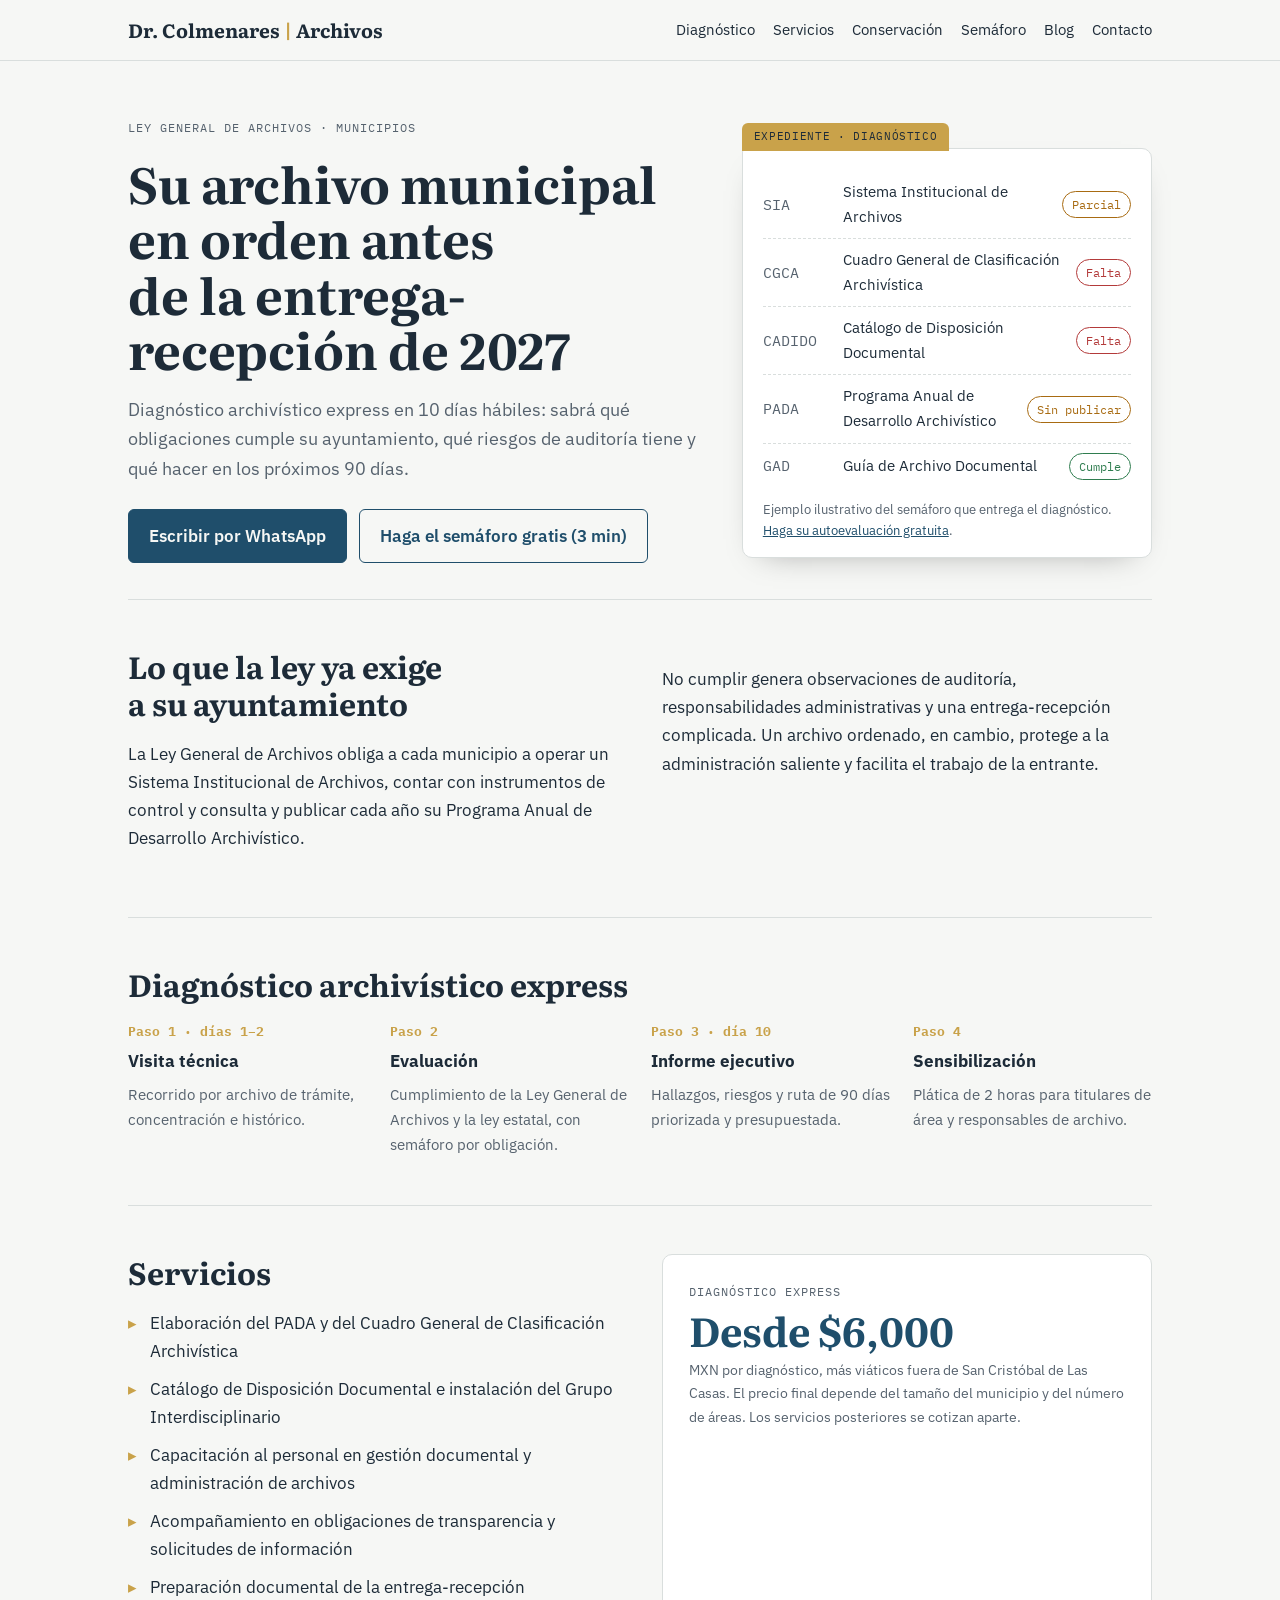
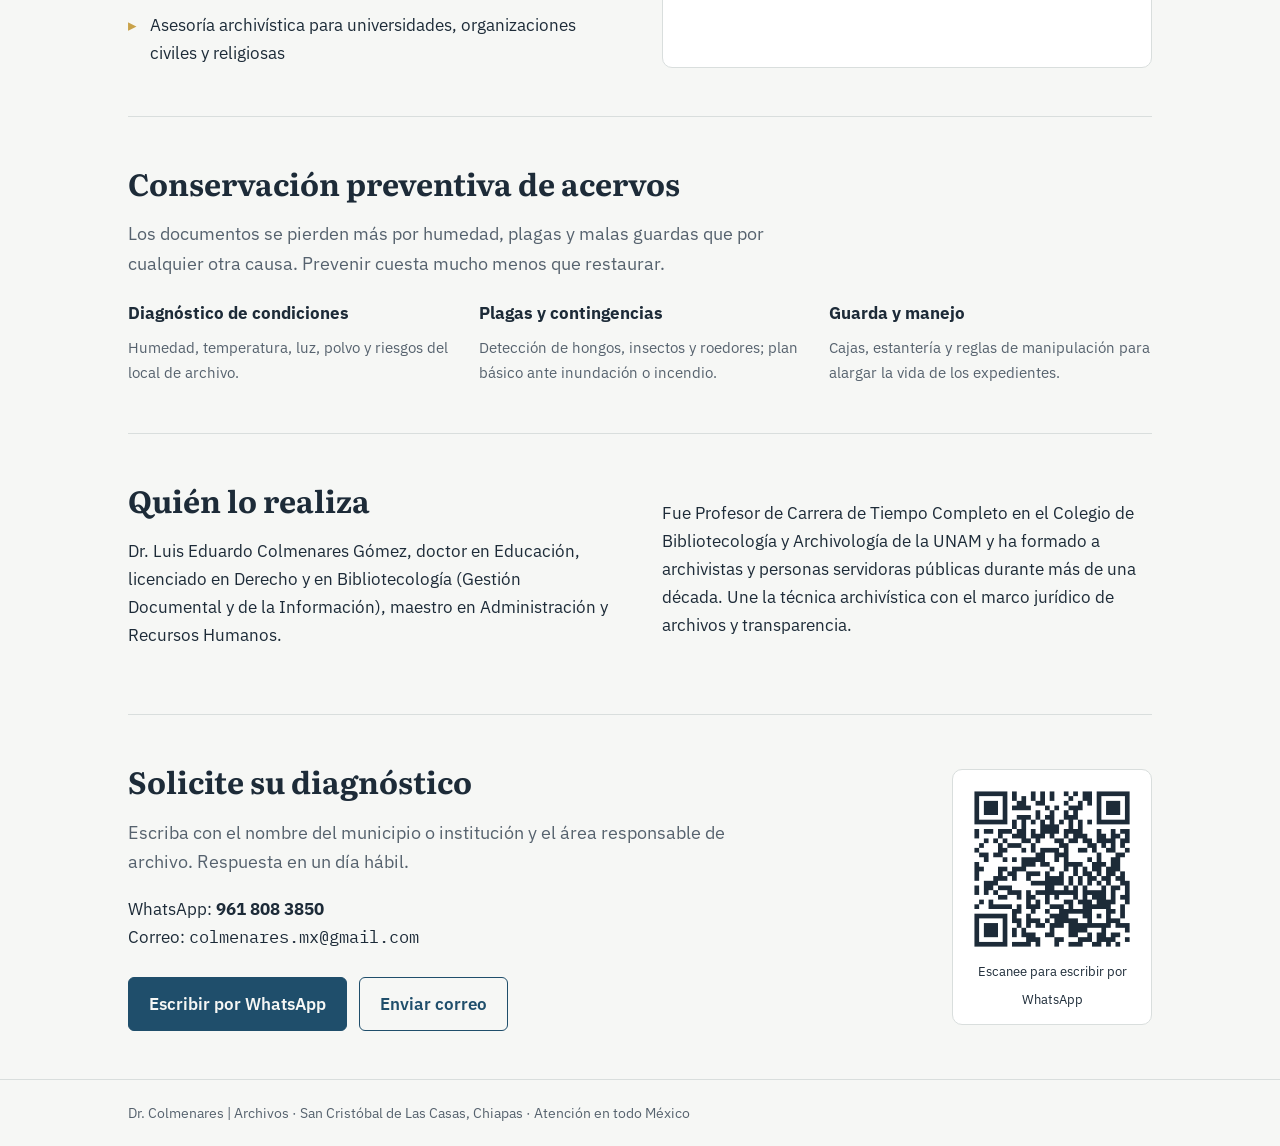
<file: index.html>
<!doctype html>
<html lang="es-MX">
<head>
<meta charset="utf-8">
<meta name="viewport" content="width=device-width, initial-scale=1">
<title>Dr. Colmenares | Archivos — Gestión documental y transparencia para municipios</title>
<meta name="description" content="Diagnóstico archivístico express para municipios en 10 días hábiles: cumplimiento de la Ley General de Archivos, conservación preventiva y preparación de la entrega-recepción.">
<meta property="og:title" content="Dr. Colmenares | Archivos">
<meta property="og:description" content="Su archivo municipal en orden antes de la entrega-recepción de 2027. Diagnóstico archivístico express.">
<meta property="og:type" content="website">
<meta property="og:locale" content="es_MX">
<link rel="icon" href="img/icono.svg" type="image/svg+xml">
<link rel="preconnect" href="https://fonts.googleapis.com">
<link rel="stylesheet" href="https://fonts.googleapis.com/css2?family=Literata:opsz,wght@7..72,500;7..72,700&family=IBM+Plex+Sans:wght@400;500;600&family=IBM+Plex+Mono:wght@400;500&display=swap">
<link rel="stylesheet" href="css/estilo.css">
<script type="application/ld+json">
{"@context":"https://schema.org","@type":"ProfessionalService","name":"Dr. Colmenares | Archivos","description":"Consultoría en gestión documental, archivos, conservación preventiva y transparencia para municipios y sujetos obligados.","areaServed":"MX","address":{"@type":"PostalAddress","addressLocality":"San Cristóbal de Las Casas","addressRegion":"Chiapas","addressCountry":"MX"},"email":"colmenares.mx@gmail.com","telephone":"+52 961 808 3850","founder":{"@type":"Person","name":"Luis Eduardo Colmenares Gómez","honorificPrefix":"Dr."}}
</script>
</head>
<body>
<header class="top"><div class="wrap">
  <a class="brand" href="./">Dr. Colmenares <span>|</span> Archivos</a>
  <nav class="menu"><a href="#diagnostico">Diagnóstico</a><a href="#servicios">Servicios</a><a href="#conservacion">Conservación</a><a href="semaforo.html">Semáforo</a><a href="blog/">Blog</a><a href="#contacto">Contacto</a></nav>
</div></header>

<main class="wrap">
  <div class="hero">
    <div>
      <div class="eyebrow">Ley General de Archivos · Municipios</div>
      <h1>Su archivo municipal en orden antes de la entrega-recepción de 2027</h1>
      <p class="lead">Diagnóstico archivístico express en 10 días hábiles: sabrá qué obligaciones cumple su ayuntamiento, qué riesgos de auditoría tiene y qué hacer en los próximos 90 días.</p>
      <div class="cta">
        <a class="btn primary" href="https://wa.me/529618083850?text=Hola%20Dr.%20Colmenares" target="_blank" rel="noopener">Escribir por WhatsApp</a>
        <a class="btn ghost" href="semaforo.html">Haga el semáforo gratis (3 min)</a>
      </div>
    </div>
    <div class="folder" aria-label="Ejemplo del semáforo de cumplimiento">
      <div class="row"><span class="code">SIA</span><span>Sistema Institucional de Archivos</span><span class="pill warn">Parcial</span></div>
      <div class="row"><span class="code">CGCA</span><span>Cuadro General de Clasificación Archivística</span><span class="pill bad">Falta</span></div>
      <div class="row"><span class="code">CADIDO</span><span>Catálogo de Disposición Documental</span><span class="pill bad">Falta</span></div>
      <div class="row"><span class="code">PADA</span><span>Programa Anual de Desarrollo Archivístico</span><span class="pill warn">Sin publicar</span></div>
      <div class="row"><span class="code">GAD</span><span>Guía de Archivo Documental</span><span class="pill ok">Cumple</span></div>
      <p class="note">Ejemplo ilustrativo del semáforo que entrega el diagnóstico. <a href="semaforo.html">Haga su autoevaluación gratuita</a>.</p>
    </div>
  </div>

  <section id="problema" class="cols">
    <div>
      <h2>Lo que la ley ya exige a su ayuntamiento</h2>
      <p>La Ley General de Archivos obliga a cada municipio a operar un Sistema Institucional de Archivos, contar con instrumentos de control y consulta y publicar cada año su Programa Anual de Desarrollo Archivístico.</p>
    </div>
    <div>
      <p>No cumplir genera observaciones de auditoría, responsabilidades administrativas y una entrega-recepción complicada. Un archivo ordenado, en cambio, protege a la administración saliente y facilita el trabajo de la entrante.</p>
    </div>
  </section>

  <section id="diagnostico">
    <h2>Diagnóstico archivístico express</h2>
    <div class="steps">
      <div><b>Paso 1 · días 1–2</b><h3>Visita técnica</h3><p>Recorrido por archivo de trámite, concentración e histórico.</p></div>
      <div><b>Paso 2</b><h3>Evaluación</h3><p>Cumplimiento de la Ley General de Archivos y la ley estatal, con semáforo por obligación.</p></div>
      <div><b>Paso 3 · día 10</b><h3>Informe ejecutivo</h3><p>Hallazgos, riesgos y ruta de 90 días priorizada y presupuestada.</p></div>
      <div><b>Paso 4</b><h3>Sensibilización</h3><p>Plática de 2 horas para titulares de área y responsables de archivo.</p></div>
    </div>
  </section>

  <section id="servicios" class="cols">
    <div>
      <h2>Servicios</h2>
      <ul class="clean">
        <li>Elaboración del PADA y del Cuadro General de Clasificación Archivística</li>
        <li>Catálogo de Disposición Documental e instalación del Grupo Interdisciplinario</li>
        <li>Capacitación al personal en gestión documental y administración de archivos</li>
        <li>Acompañamiento en obligaciones de transparencia y solicitudes de información</li>
        <li>Preparación documental de la entrega-recepción</li>
        <li>Asesoría archivística para universidades, organizaciones civiles y religiosas</li>
      </ul>
    </div>
    <div class="price">
      <span class="eyebrow">Diagnóstico express</span>
      <span class="amt">Desde $6,000</span>
      <small>MXN por diagnóstico, más viáticos fuera de San Cristóbal de Las Casas. El precio final depende del tamaño del municipio y del número de áreas. Los servicios posteriores se cotizan aparte.</small>
    </div>
  </section>

  <section id="conservacion">
    <h2>Conservación preventiva de acervos</h2>
    <p class="lead">Los documentos se pierden más por humedad, plagas y malas guardas que por cualquier otra causa. Prevenir cuesta mucho menos que restaurar.</p>
    <div class="grid3" style="margin-top:22px">
      <div><h3>Diagnóstico de condiciones</h3><p>Humedad, temperatura, luz, polvo y riesgos del local de archivo.</p></div>
      <div><h3>Plagas y contingencias</h3><p>Detección de hongos, insectos y roedores; plan básico ante inundación o incendio.</p></div>
      <div><h3>Guarda y manejo</h3><p>Cajas, estantería y reglas de manipulación para alargar la vida de los expedientes.</p></div>
    </div>
  </section>

  <section id="perfil" class="cols">
    <div>
      <h2>Quién lo realiza</h2>
      <p>Dr. Luis Eduardo Colmenares Gómez, doctor en Educación, licenciado en Derecho y en Bibliotecología (Gestión Documental y de la Información), maestro en Administración y Recursos Humanos.</p>
    </div>
    <div>
      <p>Fue Profesor de Carrera de Tiempo Completo en el Colegio de Bibliotecología y Archivología de la UNAM y ha formado a archivistas y personas servidoras públicas durante más de una década. Une la técnica archivística con el marco jurídico de archivos y transparencia.</p>
    </div>
  </section>

  <section id="contacto" class="contact">
    <div>
      <h2>Solicite su diagnóstico</h2>
      <p class="lead">Escriba con el nombre del municipio o institución y el área responsable de archivo. Respuesta en un día hábil.</p>
      <p>WhatsApp: <strong>961 808 3850</strong><br>Correo: <span class="mail">colmenares.mx@gmail.com</span></p>
      <div class="cta"><a class="btn primary" href="https://wa.me/529618083850?text=Hola%20Dr.%20Colmenares" target="_blank" rel="noopener">Escribir por WhatsApp</a><a class="btn ghost" href="mailto:colmenares.mx@gmail.com">Enviar correo</a></div>
    </div>
    <div class="qr"><img src="img/qr-whatsapp.png" alt="Código QR para escribir por WhatsApp al Dr. Colmenares" width="200" height="200"><span>Escanee para escribir por WhatsApp</span></div>
  </section>
</main>

<footer><div class="wrap">Dr. Colmenares | Archivos · San Cristóbal de Las Casas, Chiapas · Atención en todo México</div></footer>
</body>
</html>
</file>
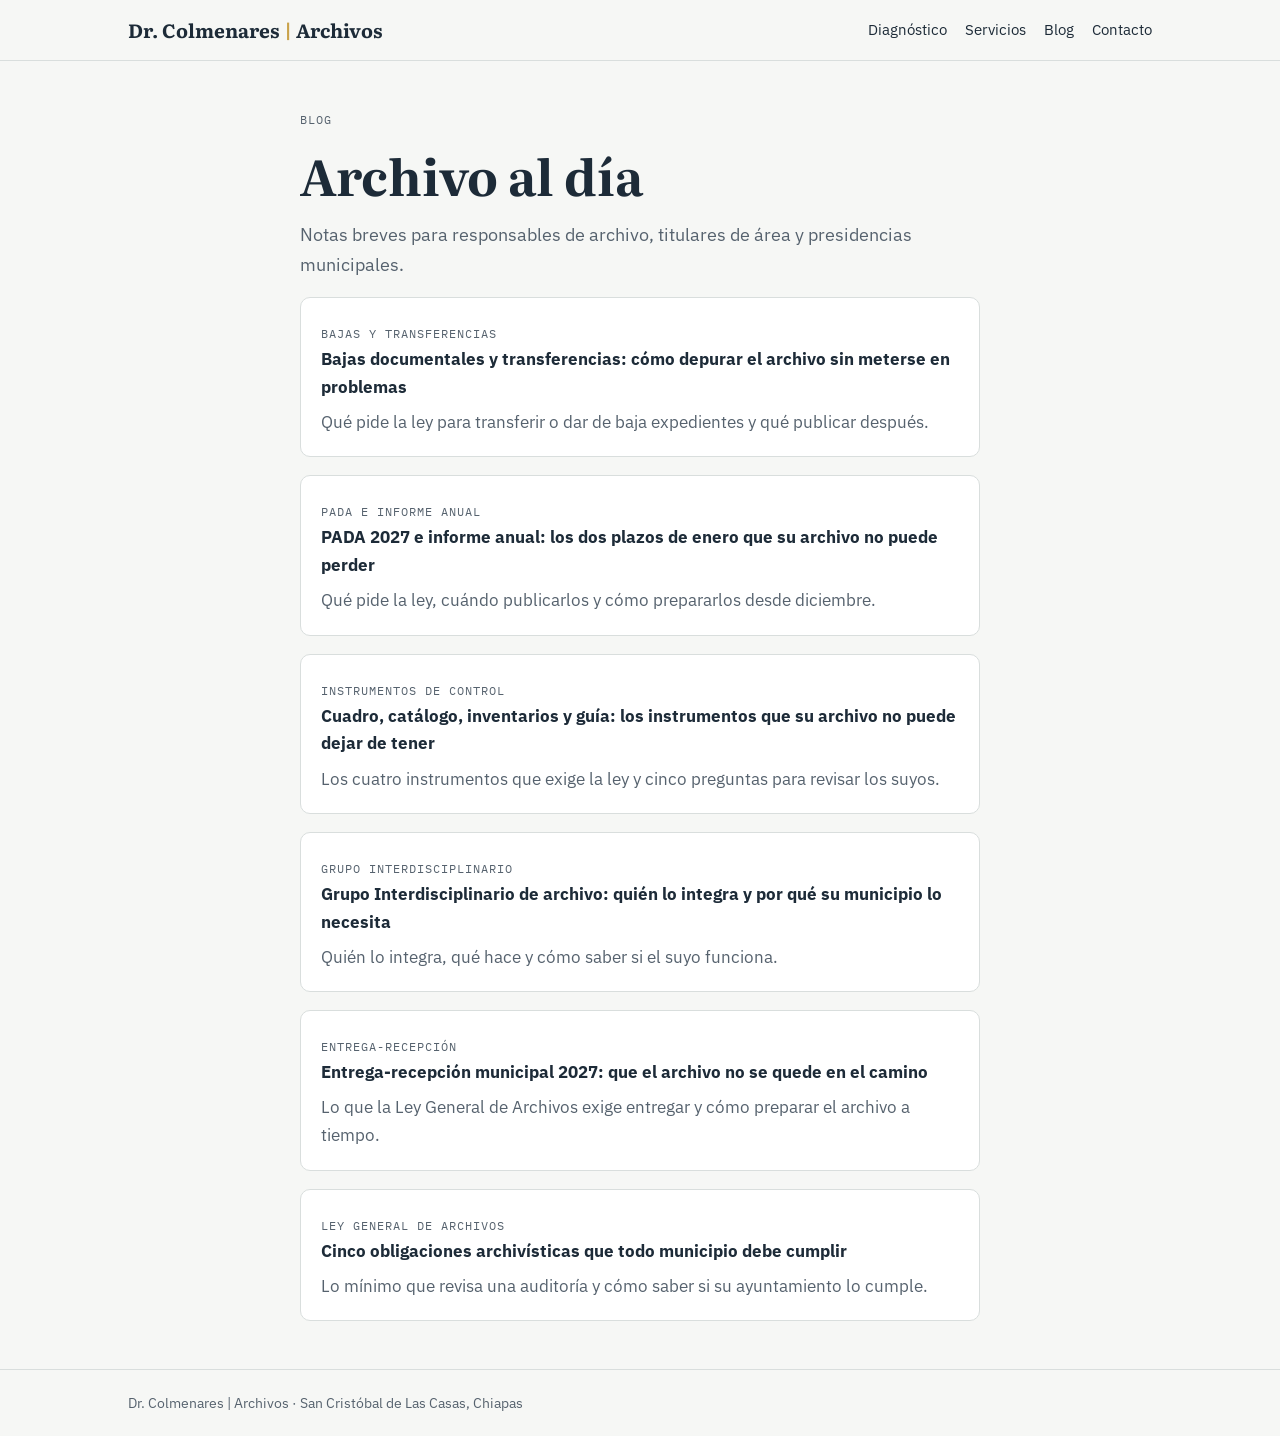
<file: blog/index.html>
<!doctype html>
<html lang="es-MX">
<head>
<meta charset="utf-8">
<meta name="viewport" content="width=device-width, initial-scale=1">
<title>Archivo al día — Dr. Colmenares | Archivos</title>
<meta name="description" content="Artículos breves sobre archivos municipales, Ley General de Archivos, transparencia y conservación de documentos.">
<link rel="icon" href="../img/icono.svg" type="image/svg+xml">
<link rel="stylesheet" href="https://fonts.googleapis.com/css2?family=Literata:opsz,wght@7..72,500;7..72,700&family=IBM+Plex+Sans:wght@400;500;600&family=IBM+Plex+Mono:wght@400;500&display=swap">
<link rel="stylesheet" href="../css/estilo.css">
</head>
<body>
<header class="top"><div class="wrap">
  <a class="brand" href="../">Dr. Colmenares <span>|</span> Archivos</a>
  <nav class="menu"><a href="../#diagnostico">Diagnóstico</a><a href="../#servicios">Servicios</a><a href="./">Blog</a><a href="../#contacto">Contacto</a></nav>
</div></header>
<main class="wrap">
  <article class="post">
    <div class="eyebrow">Blog</div>
    <h1>Archivo al día</h1>
    <p class="lead">Notas breves para responsables de archivo, titulares de área y presidencias municipales.</p>
    <div class="posts">
      <a href="bajas-documentales-transferencias.html"><span class="eyebrow">Bajas y transferencias</span><h3>Bajas documentales y transferencias: cómo depurar el archivo sin meterse en problemas</h3><span style="color:var(--muted)">Qué pide la ley para transferir o dar de baja expedientes y qué publicar después.</span></a>
      <a href="pada-informe-anual-enero-2027.html"><span class="eyebrow">PADA e informe anual</span><h3>PADA 2027 e informe anual: los dos plazos de enero que su archivo no puede perder</h3><span style="color:var(--muted)">Qué pide la ley, cuándo publicarlos y cómo prepararlos desde diciembre.</span></a>
      <a href="instrumentos-control-archivistico.html"><span class="eyebrow">Instrumentos de control</span><h3>Cuadro, catálogo, inventarios y guía: los instrumentos que su archivo no puede dejar de tener</h3><span style="color:var(--muted)">Los cuatro instrumentos que exige la ley y cinco preguntas para revisar los suyos.</span></a>
      <a href="grupo-interdisciplinario-archivo.html"><span class="eyebrow">Grupo Interdisciplinario</span><h3>Grupo Interdisciplinario de archivo: quién lo integra y por qué su municipio lo necesita</h3><span style="color:var(--muted)">Quién lo integra, qué hace y cómo saber si el suyo funciona.</span></a>
      <a href="entrega-recepcion-municipal-2027-archivo.html"><span class="eyebrow">Entrega-recepción</span><h3>Entrega-recepción municipal 2027: que el archivo no se quede en el camino</h3><span style="color:var(--muted)">Lo que la Ley General de Archivos exige entregar y cómo preparar el archivo a tiempo.</span></a>
      <a href="cinco-obligaciones-archivisticas-municipio.html"><span class="eyebrow">Ley General de Archivos</span><h3>Cinco obligaciones archivísticas que todo municipio debe cumplir</h3><span style="color:var(--muted)">Lo mínimo que revisa una auditoría y cómo saber si su ayuntamiento lo cumple.</span></a>
    </div>
  </article>
</main>
<footer><div class="wrap">Dr. Colmenares | Archivos · San Cristóbal de Las Casas, Chiapas</div></footer>
</body>
</html>
</file>
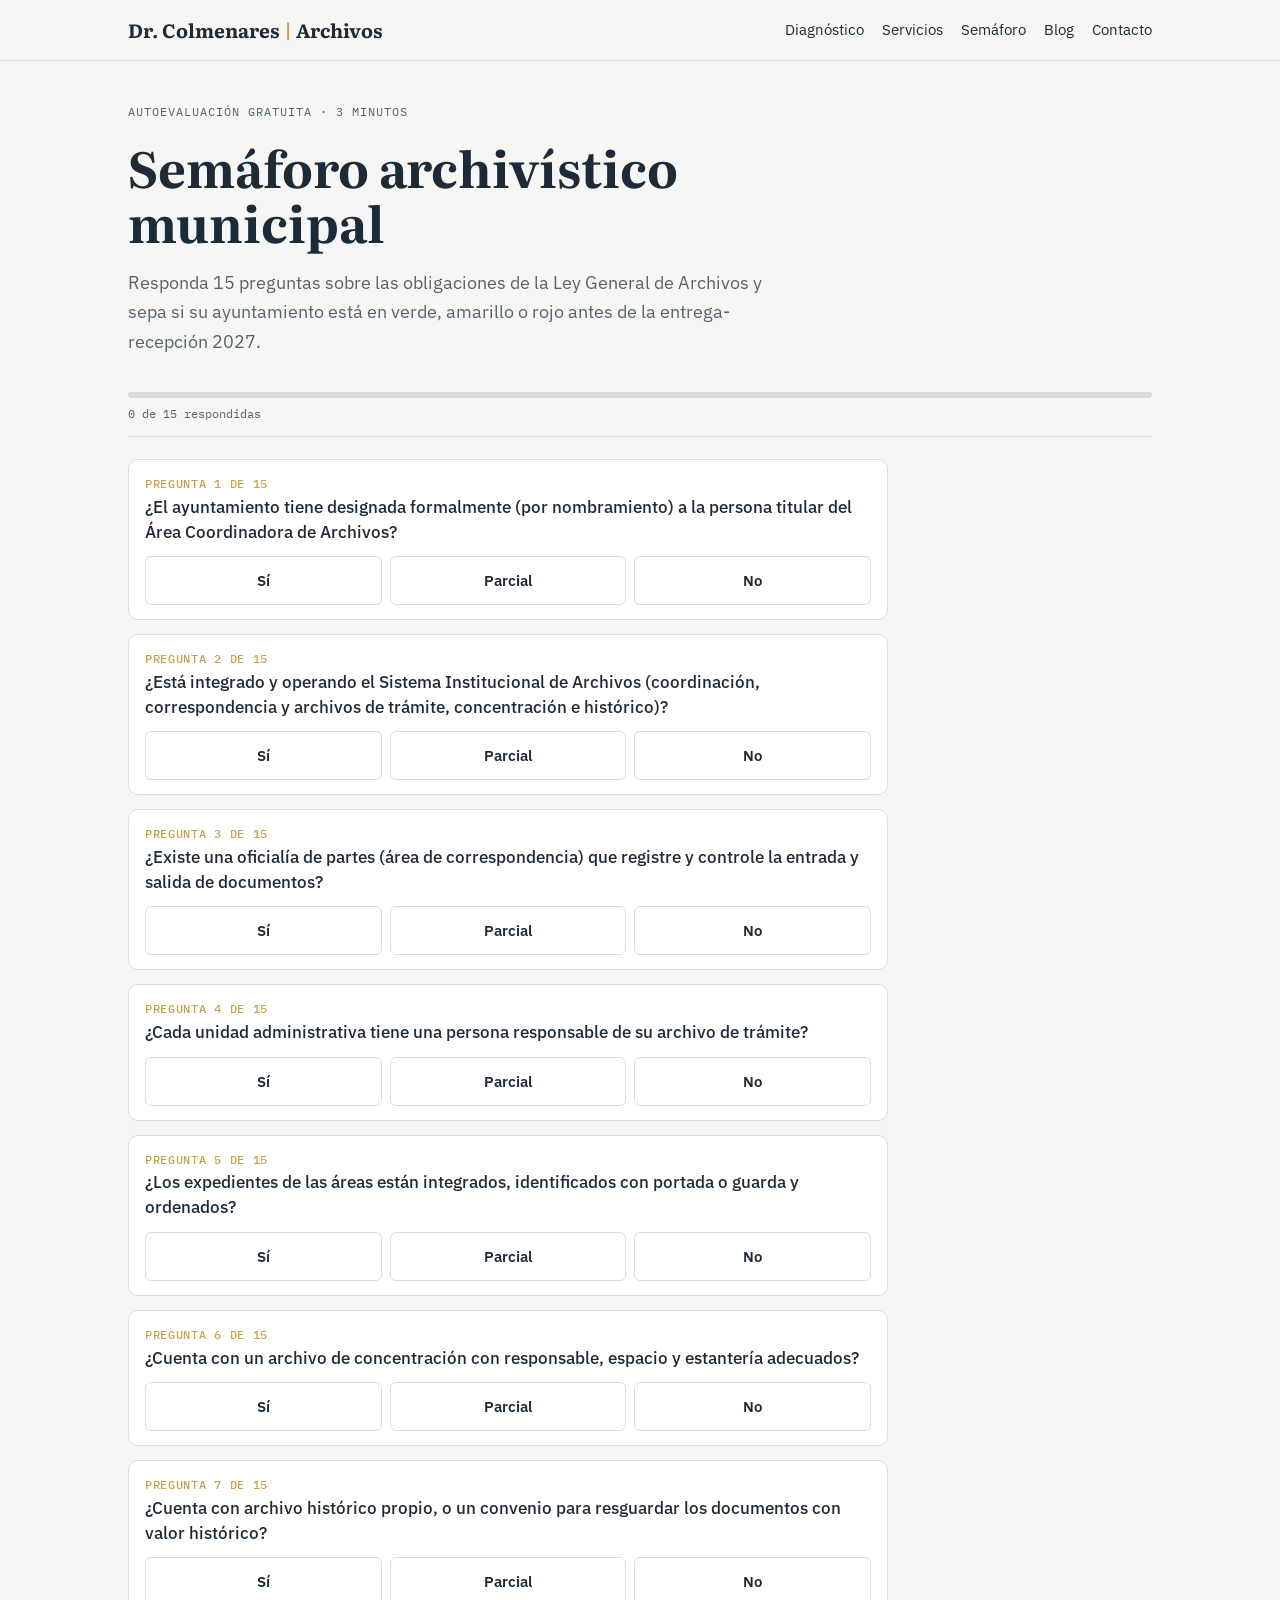
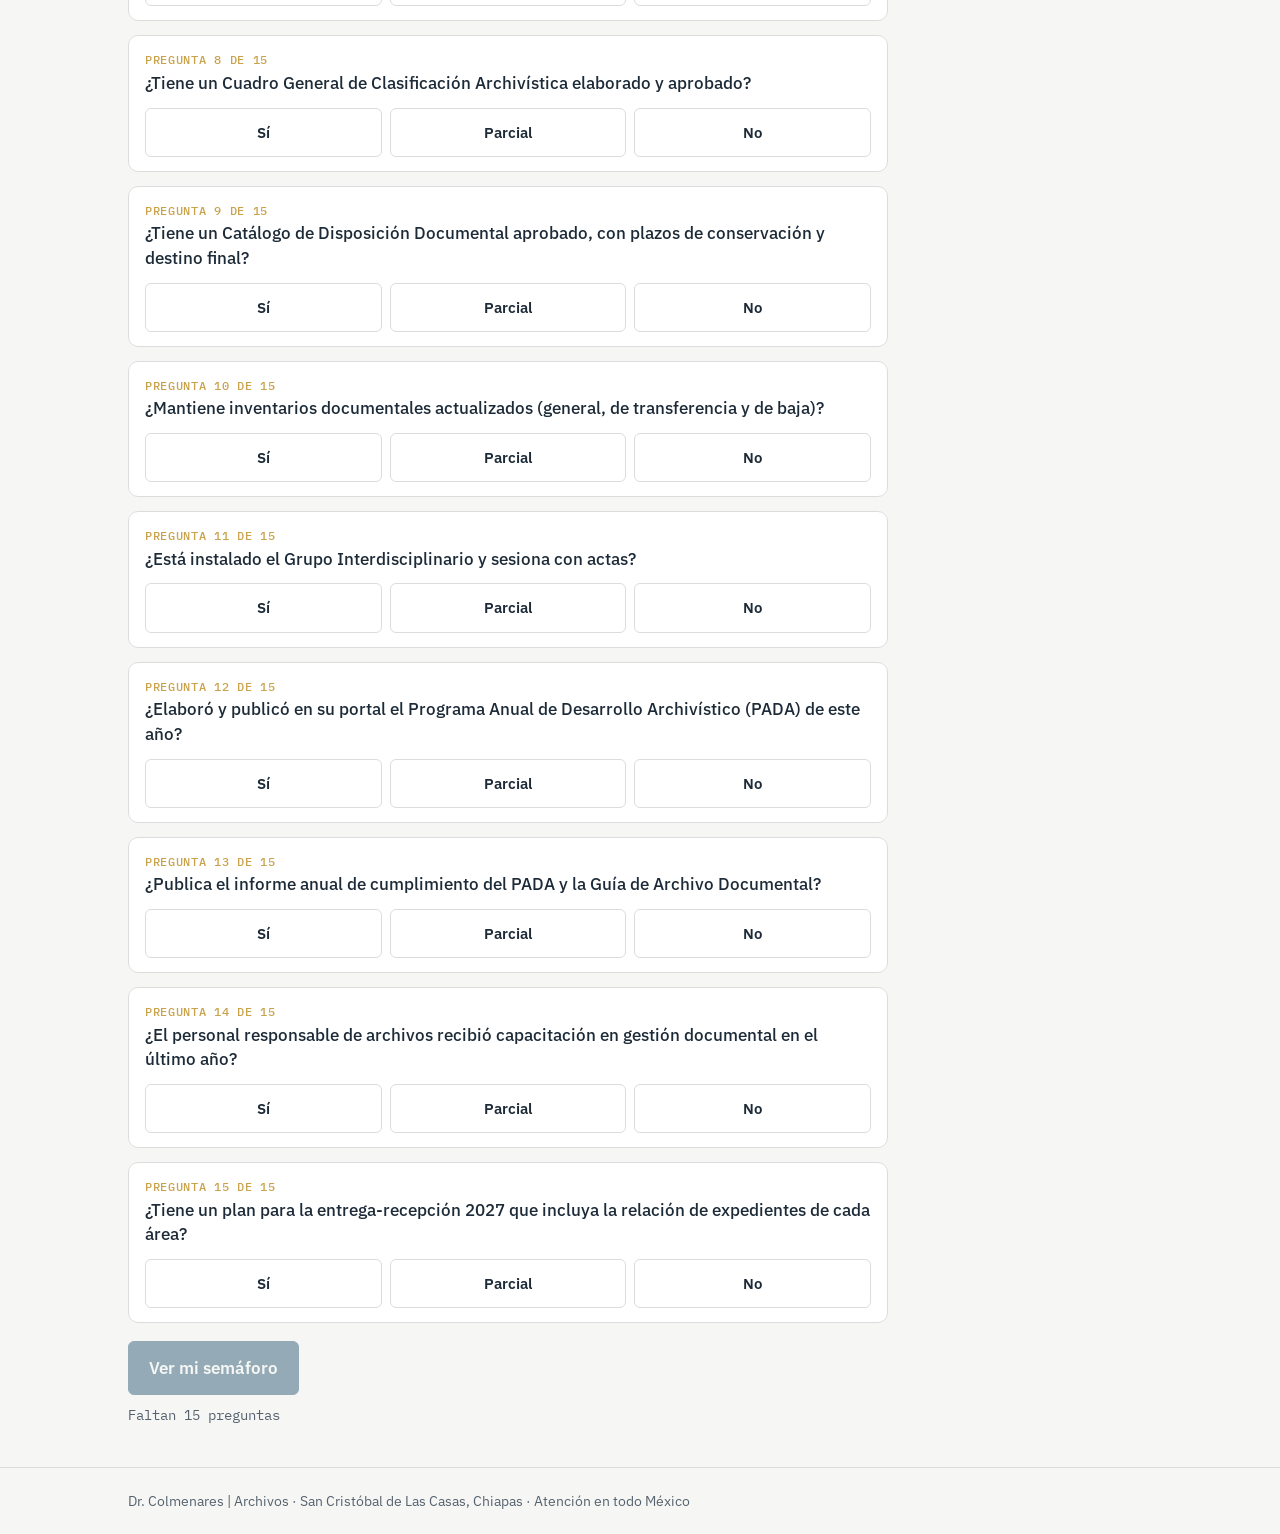
<file: semaforo.html>
<!doctype html>
<html lang="es-MX">
<head>
<meta charset="utf-8">
<meta name="viewport" content="width=device-width, initial-scale=1">
<title>Semáforo archivístico municipal — Dr. Colmenares | Archivos</title>
<meta name="description" content="Autoevaluación gratuita de 3 minutos: 15 preguntas sobre la Ley General de Archivos para saber si su ayuntamiento está en verde, amarillo o rojo antes de la entrega-recepción 2027.">
<link rel="canonical" href="https://colmenaresmx.github.io/semaforo.html">
<meta property="og:title" content="Semáforo archivístico municipal">
<meta property="og:description" content="¿Su ayuntamiento cumple la Ley General de Archivos? Responda 15 preguntas y conozca su semáforo antes de la entrega-recepción 2027.">
<meta property="og:type" content="website">
<meta property="og:locale" content="es_MX">
<meta property="og:site_name" content="Dr. Colmenares | Archivos">
<meta property="og:url" content="https://colmenaresmx.github.io/semaforo.html">
<meta property="og:image" content="https://colmenaresmx.github.io/img/og-semaforo.png">
<meta property="og:image:type" content="image/png">
<meta property="og:image:width" content="1200">
<meta property="og:image:height" content="630">
<meta property="og:image:alt" content="Semáforo archivístico municipal: verde, amarillo y rojo">
<meta name="twitter:card" content="summary_large_image">
<meta name="theme-color" content="#1f4e6b">
<link rel="icon" href="img/icono.svg" type="image/svg+xml">
<link rel="preconnect" href="https://fonts.googleapis.com">
<link rel="stylesheet" href="https://fonts.googleapis.com/css2?family=Literata:opsz,wght@7..72,500;7..72,700&family=IBM+Plex+Sans:wght@400;500;600&family=IBM+Plex+Mono:wght@400;500&display=swap">
<link rel="stylesheet" href="css/estilo.css">
<style>
.sem-intro{padding-block:40px 8px;max-width:68ch}
.progress{position:sticky;top:var(--hdr,58px);z-index:5;background:var(--bg);padding:10px 0;border-bottom:1px solid var(--line)}
.progress .bar{height:6px;background:var(--line);border-radius:99px;overflow:hidden}
.progress .bar i{display:block;height:100%;width:0;background:var(--manila);transition:width .2s}
.progress small{font-family:var(--mono);font-size:.75rem;color:var(--muted)}
form.quiz{display:grid;gap:14px;padding-block:22px 10px;max-width:760px}
fieldset.q{margin:0;background:var(--surface);border:1px solid var(--line);border-radius:10px;padding:16px 16px 14px}
fieldset.q.done{border-color:color-mix(in srgb,var(--accent) 45%,var(--line))}
fieldset.q legend{float:left;width:100%;padding:0;margin-bottom:12px;font-weight:500;line-height:1.45}
legend .n{display:block;font-family:var(--mono);font-size:.72rem;letter-spacing:.06em;color:var(--manila);margin-bottom:2px}
.opts{clear:both;display:grid;grid-template-columns:repeat(3,1fr);gap:8px}
.opts label{position:relative}
.opts input{position:absolute;opacity:0;inset:0;margin:0}
.opts span{display:block;text-align:center;padding:11px 6px;border:1px solid var(--line);border-radius:6px;font-weight:600;font-size:.95rem;cursor:pointer;user-select:none}
.opts input:focus-visible+span{outline:2px solid var(--manila);outline-offset:2px}
.opts input[value="2"]:checked+span{background:var(--ok);border-color:var(--ok);color:var(--bg)}
.opts input[value="1"]:checked+span{background:var(--warn);border-color:var(--warn);color:var(--bg)}
.opts input[value="0"]:checked+span{background:var(--bad);border-color:var(--bad);color:var(--bg)}
.submit{display:grid;gap:8px;justify-items:start;padding-block:8px 40px}
button.btn{font:inherit;font-weight:600;cursor:pointer}
button.btn:disabled{opacity:.45;cursor:not-allowed;transform:none}
#resultado{padding-block:40px 56px;max-width:760px;scroll-margin-top:calc(var(--hdr,58px) + 10px)}
fieldset.q{scroll-margin-top:calc(var(--hdr,58px) + 50px)}
#resultado[hidden]{display:none}
.result{display:grid;grid-template-columns:auto 1fr;gap:22px;align-items:center}
.lights{display:grid;gap:10px;background:var(--ink);padding:12px;border-radius:14px}
.lights i{width:46px;height:46px;border-radius:50%;opacity:.18}
.lights .r{background:#e5484d}.lights .y{background:#f2b632}.lights .g{background:#3fb56b}
.lights i.on{opacity:1;box-shadow:0 0 22px 4px currentColor}
.lights .r.on{color:#e5484d}.lights .y.on{color:#f2b632}.lights .g.on{color:#3fb56b}
.score{font-family:var(--mono);color:var(--muted);font-size:.9rem}
.recs{counter-reset:r;list-style:none;padding:0;margin:18px 0 0;display:grid;gap:12px}
.recs li{counter-increment:r;padding:14px 16px 14px 52px;position:relative;background:var(--bg);border:1px solid var(--line);border-radius:8px}
.recs li::before{content:counter(r);position:absolute;left:14px;top:13px;width:26px;height:26px;border-radius:50%;background:var(--manila);color:#1d2b38;font-family:var(--mono);font-weight:500;display:grid;place-items:center;font-size:.85rem}
.recs b{display:block;margin-bottom:2px}
.recs span{color:var(--muted);font-size:.95rem}
.btn.wa{background:#1f7a4a;border-color:#1f7a4a;color:#fff}
.disclaimer{font-size:.82rem;color:var(--muted);margin-top:18px}
@media (max-width:480px){.result{grid-template-columns:1fr;justify-items:start}.lights{grid-auto-flow:column}.lights i{width:38px;height:38px}.opts span{padding:12px 4px}}
</style>
</head>
<body>
<header class="top"><div class="wrap">
  <a class="brand" href="./">Dr. Colmenares <span>|</span> Archivos</a>
  <nav class="menu"><a href="./#diagnostico">Diagnóstico</a><a href="./#servicios">Servicios</a><a href="semaforo.html" aria-current="page">Semáforo</a><a href="blog/">Blog</a><a href="./#contacto">Contacto</a></nav>
</div></header>

<main class="wrap">
  <div class="sem-intro">
    <div class="eyebrow">Autoevaluación gratuita · 3 minutos</div>
    <h1>Semáforo archivístico municipal</h1>
    <p class="lead">Responda 15 preguntas sobre las obligaciones de la Ley General de Archivos y sepa si su ayuntamiento está en verde, amarillo o rojo antes de la entrega-recepción 2027.</p>
  </div>

  <div class="progress" aria-hidden="true"><div class="bar"><i id="bar"></i></div><small id="count">0 de 15 respondidas</small></div>

  <form class="quiz" id="quiz" novalidate></form>
  <div class="submit">
    <button class="btn primary" id="ver" type="button" disabled>Ver mi semáforo</button>
    <small class="score" id="falta">Faltan 15 preguntas</small>
  </div>

  <section id="resultado" hidden aria-live="polite">
    <div class="folder">
      <div class="result">
        <div class="lights" aria-hidden="true"><i class="r"></i><i class="y"></i><i class="g"></i></div>
        <div>
          <div class="eyebrow">Su resultado</div>
          <h2 id="r-titulo" style="margin:.2em 0 .3em"></h2>
          <p id="r-texto" style="margin:0"></p>
          <p class="score" id="r-puntos" style="margin:.4em 0 0"></p>
        </div>
      </div>
      <h3 style="margin-top:26px">3 recomendaciones prioritarias</h3>
      <ol class="recs" id="recs"></ol>
      <div class="cta">
        <a class="btn wa" id="wa" href="https://wa.me/529618083850" target="_blank" rel="noopener">Enviar mi resultado por WhatsApp</a>
        <button class="btn ghost" id="reiniciar" type="button">Volver a empezar</button>
      </div>
      <p class="disclaimer">Orientación general basada en la Ley General de Archivos; no sustituye un diagnóstico en sitio. Sus respuestas no se guardan ni se envían a ningún servidor.</p>
    </div>
  </section>
</main>

<footer><div class="wrap">Dr. Colmenares | Archivos · San Cristóbal de Las Casas, Chiapas · Atención en todo México</div></footer>

<script>
(function(){
  var Q = [
    {t:"¿El ayuntamiento tiene designada formalmente (por nombramiento) a la persona titular del Área Coordinadora de Archivos?",
     r:"Designe formalmente a la Coordinación de Archivos",d:"Emita el nombramiento por escrito y dé a la coordinación nivel jerárquico suficiente para dirigir el Sistema Institucional de Archivos.",p:10},
    {t:"¿Está integrado y operando el Sistema Institucional de Archivos (coordinación, correspondencia y archivos de trámite, concentración e histórico)?",
     r:"Integre el Sistema Institucional de Archivos",d:"Formalice por acuerdo de cabildo sus áreas operativas y normativas y defina quién responde por cada una.",p:9},
    {t:"¿Existe una oficialía de partes (área de correspondencia) que registre y controle la entrada y salida de documentos?",
     r:"Ordene la oficialía de partes",d:"Lleve un registro único de entrada y salida con folio, fecha y turno, para que cada documento tenga trazabilidad desde su origen.",p:6},
    {t:"¿Cada unidad administrativa tiene una persona responsable de su archivo de trámite?",
     r:"Nombre responsables de archivo de trámite",d:"Cada dirección debe tener un responsable designado que integre y controle sus expedientes activos.",p:7},
    {t:"¿Los expedientes de las áreas están integrados, identificados con portada o guarda y ordenados?",
     r:"Integre correctamente los expedientes",d:"Agrupe los documentos por asunto, identifíquelos con portada (código, serie, fechas) y evite los legajos sueltos.",p:6},
    {t:"¿Cuenta con un archivo de concentración con responsable, espacio y estantería adecuados?",
     r:"Habilite el archivo de concentración",d:"Destine un espacio seco y seguro, con responsable designado, para recibir las transferencias primarias de las áreas.",p:6},
    {t:"¿Cuenta con archivo histórico propio, o un convenio para resguardar los documentos con valor histórico?",
     r:"Resguarde el archivo histórico",d:"Identifique los documentos con valor histórico y asegure su custodia, propia o por convenio con el archivo estatal.",p:4},
    {t:"¿Tiene un Cuadro General de Clasificación Archivística elaborado y aprobado?",
     r:"Elabore el Cuadro General de Clasificación Archivística",d:"Es el instrumento base: sin él no pueden clasificarse expedientes ni elaborarse el catálogo ni los inventarios.",p:10},
    {t:"¿Tiene un Catálogo de Disposición Documental aprobado, con plazos de conservación y destino final?",
     r:"Elabore y apruebe el Catálogo de Disposición Documental",d:"Defina plazos de conservación y destino final de cada serie para poder transferir y dar de baja sin riesgo legal.",p:9},
    {t:"¿Mantiene inventarios documentales actualizados (general, de transferencia y de baja)?",
     r:"Actualice los inventarios documentales",d:"Los inventarios por área son la prueba de lo que existe y la base documental de la entrega-recepción.",p:8},
    {t:"¿Está instalado el Grupo Interdisciplinario y sesiona con actas?",
     r:"Instale el Grupo Interdisciplinario",d:"Intégrelo con jurídico, planeación, TI, transparencia, control interno y las áreas productoras, y documente sus sesiones en actas.",p:7},
    {t:"¿Elaboró y publicó en su portal el Programa Anual de Desarrollo Archivístico (PADA) de este año?",
     r:"Publique el Programa Anual de Desarrollo Archivístico",d:"El PADA debe publicarse en el portal dentro de los primeros 30 días del año; es de las primeras cosas que revisan los órganos de fiscalización.",p:8},
    {t:"¿Publica el informe anual de cumplimiento del PADA y la Guía de Archivo Documental?",
     r:"Publique el informe del PADA y la Guía de Archivo Documental",d:"Rinda cuentas del avance del año anterior y actualice la guía para transparentar qué series documentales resguarda.",p:5},
    {t:"¿El personal responsable de archivos recibió capacitación en gestión documental en el último año?",
     r:"Capacite al personal de archivo",d:"Programe al menos un taller anual para la coordinación y los responsables de trámite; la capacitación debe quedar prevista en el PADA.",p:6},
    {t:"¿Tiene un plan para la entrega-recepción 2027 que incluya la relación de expedientes de cada área?",
     r:"Prepare desde ahora la entrega-recepción 2027",d:"Defina un calendario por área para depurar, inventariar y validar expedientes; dejarlo para el último trimestre multiplica las observaciones.",p:9}
  ];
  var CRIT=[0,7,8]; // coordinación, cuadro y catálogo: sin ellos no hay verde
  var form=document.getElementById('quiz'), ver=document.getElementById('ver');
  var html='';
  Q.forEach(function(q,i){
    html+='<fieldset class="q" id="q'+i+'"><legend><span class="n">PREGUNTA '+(i+1)+' DE '+Q.length+'</span>'+q.t+'</legend><div class="opts">'+
      [['2','Sí'],['1','Parcial'],['0','No']].map(function(o){return '<label><input type="radio" name="p'+i+'" value="'+o[0]+'"><span>'+o[1]+'</span></label>';}).join('')+
      '</div></fieldset>';
  });
  form.innerHTML=html;

  var hdr=document.querySelector('header.top');
  function setHdr(){document.documentElement.style.setProperty('--hdr',hdr.offsetHeight+'px');}
  setHdr(); window.addEventListener('resize',setHdr);

  function answers(){return Q.map(function(_,i){var c=form.querySelector('input[name="p'+i+'"]:checked');return c?+c.value:null;});}
  function update(){
    var a=answers(), n=a.filter(function(v){return v!==null;}).length;
    document.getElementById('bar').style.width=(n/Q.length*100)+'%';
    document.getElementById('count').textContent=n+' de '+Q.length+' respondidas';
    var f=Q.length-n;
    document.getElementById('falta').textContent=f?('Falta'+(f>1?'n ':' ')+f+' pregunta'+(f>1?'s':'')):'¡Listo! Vea su resultado';
    ver.disabled=f>0;
    a.forEach(function(v,i){document.getElementById('q'+i).classList.toggle('done',v!==null);});
  }
  form.addEventListener('change',function(e){
    update();
    var fs=e.target.closest('fieldset'), next=fs&&fs.nextElementSibling;
    var a=answers();
    if(next && a[+next.id.slice(1)]===null && window.matchMedia('(max-width:860px)').matches){
      setTimeout(function(){next.scrollIntoView({behavior:'smooth',block:'center'});},150);
    }
  });

  ver.addEventListener('click',function(){
    var a=answers(), pts=a.reduce(function(s,v){return s+v;},0), max=Q.length*2, pct=Math.round(pts/max*100);
    var critNo=CRIT.some(function(i){return a[i]===0;});
    var color = pct>=80 && !critNo ? 'verde' : (pct>=50 ? 'amarillo' : 'rojo');
    var txt={
      verde:['Verde: cumplimiento sólido','Su ayuntamiento tiene las bases de la Ley General de Archivos. El reto ahora es mantenerlas, documentarlas y llegar en orden a la entrega-recepción.'],
      amarillo:['Amarillo: cumplimiento parcial','Hay avances, pero también obligaciones pendientes que pueden generar observaciones de auditoría. Conviene atenderlas en los próximos meses.'],
      rojo:['Rojo: riesgo alto','Faltan obligaciones básicas de la Ley General de Archivos. Hay riesgo de observaciones, responsabilidades administrativas y una entrega-recepción complicada.']
    }[color];
    if(color==='amarillo' && pct>=80 && critNo){txt[1]='Su puntaje es alto, pero falta al menos un elemento indispensable (coordinación de archivos, cuadro de clasificación o catálogo de disposición), por lo que no alcanza el verde.';}
    document.querySelectorAll('.lights i').forEach(function(l){l.classList.toggle('on',l.classList.contains({verde:'g',amarillo:'y',rojo:'r'}[color]));});
    document.getElementById('r-titulo').textContent=txt[0];
    document.getElementById('r-texto').textContent=txt[1];
    document.getElementById('r-puntos').textContent=pts+' de '+max+' puntos ('+pct+' %) · '+a.filter(function(v){return v===2;}).length+' Sí · '+a.filter(function(v){return v===1;}).length+' Parcial · '+a.filter(function(v){return v===0;}).length+' No';

    var pend=Q.map(function(q,i){return {q:q,v:a[i]};}).filter(function(o){return o.v<2;})
      .sort(function(x,y){return (x.v-y.v)||(y.q.p-x.q.p);}).slice(0,3);
    var recs=pend.map(function(o){return '<li><b>'+o.q.r+(o.v===1?' (avance parcial)':'')+'</b><span>'+o.q.d+'</span></li>';});
    var keep=[
      '<li><b>Documente lo que ya cumple</b><span>Reúna nombramientos, actas, instrumentos aprobados y publicaciones en una carpeta de evidencias para auditoría.</span></li>',
      '<li><b>Revise sus instrumentos cada año</b><span>Actualice el cuadro de clasificación y el catálogo cuando cambie la estructura orgánica del ayuntamiento.</span></li>',
      '<li><b>Ensaye la entrega-recepción</b><span>Haga un corte de inventarios por área seis meses antes para corregir faltantes con tiempo.</span></li>'
    ];
    while(recs.length<3){recs.push(keep[recs.length]);}
    document.getElementById('recs').innerHTML=recs.join('');

    var res=color.charAt(0).toUpperCase()+color.slice(1)+' ('+pts+' de '+max+' puntos)';
    document.getElementById('wa').href='https://wa.me/529618083850?text='+encodeURIComponent('Hola Dr. Colmenares, hice el semáforo archivístico y obtuve: '+res);
    var sec=document.getElementById('resultado'); sec.hidden=false;
    sec.scrollIntoView({behavior:'smooth',block:'start'});
  });

  document.getElementById('reiniciar').addEventListener('click',function(){
    form.reset(); update(); document.getElementById('resultado').hidden=true; window.scrollTo({top:0,behavior:'smooth'});
  });
  update();
})();
</script>
</body>
</html>
</file>
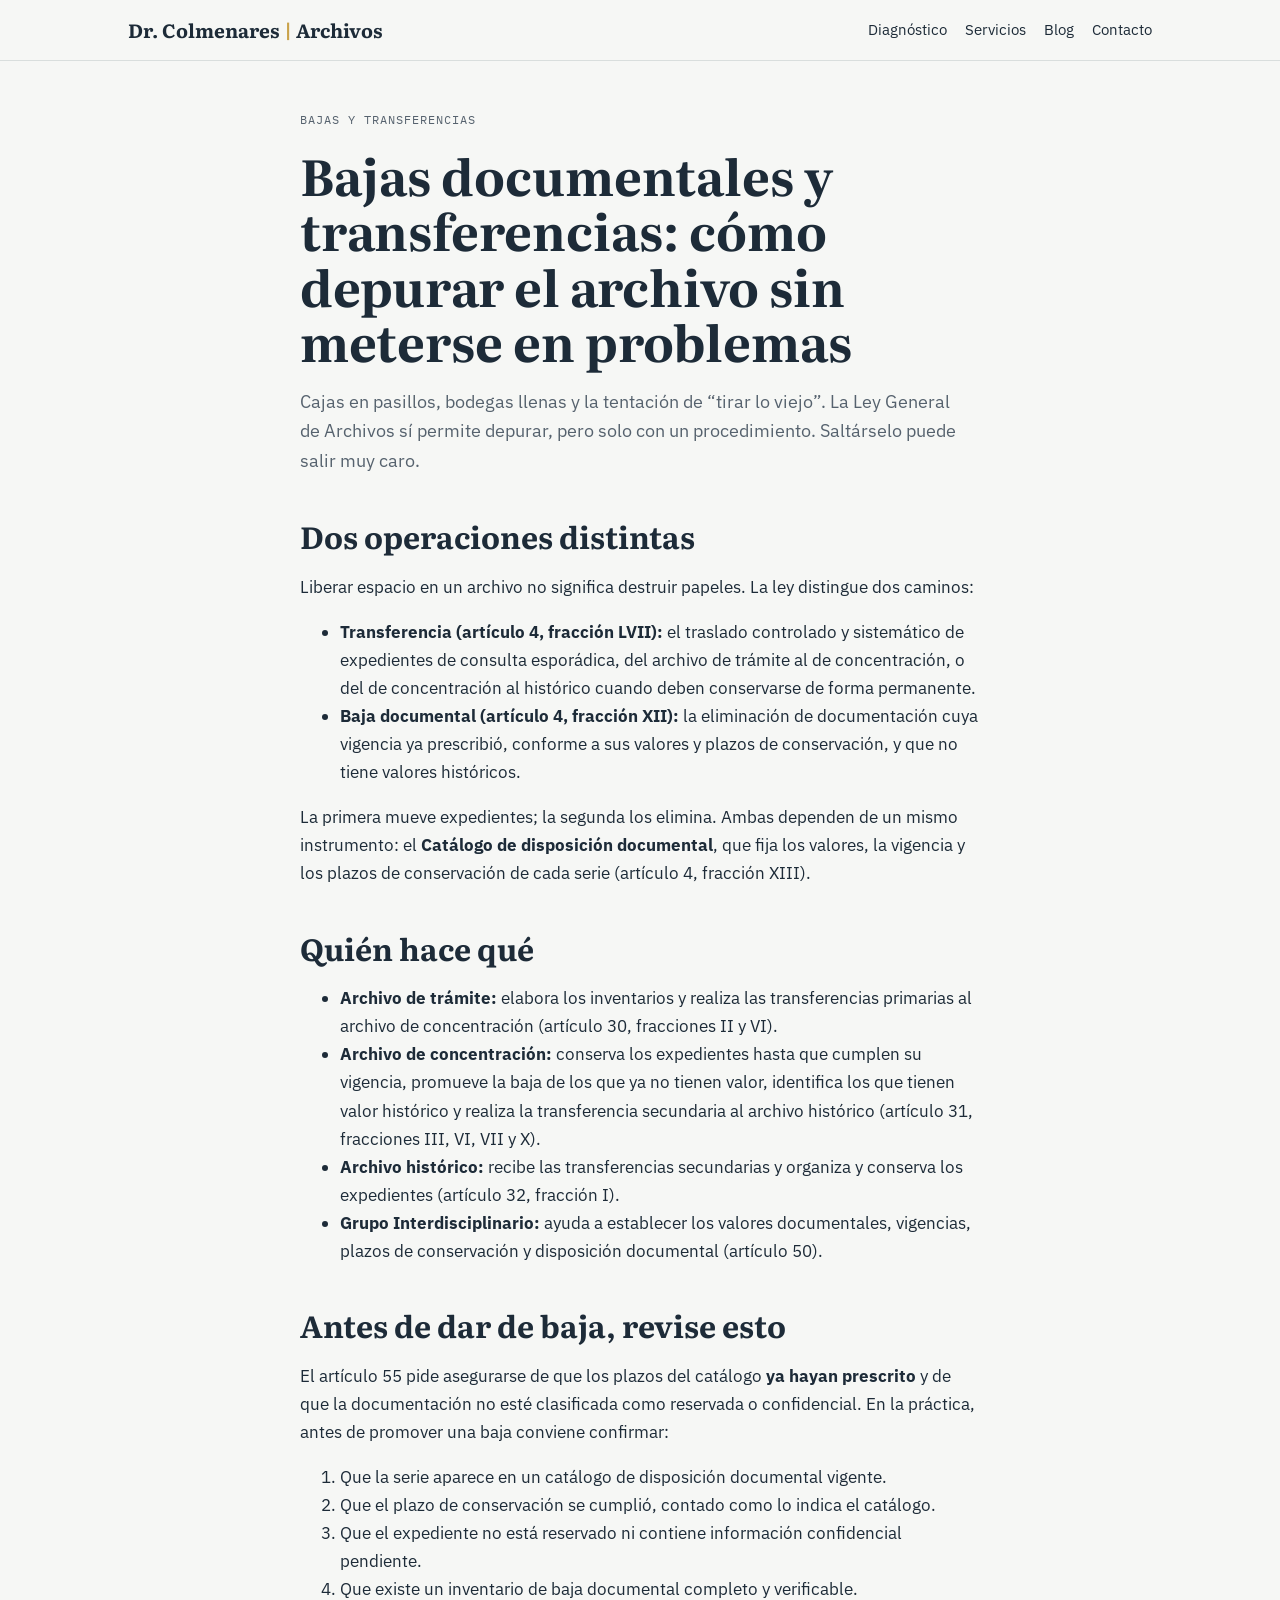
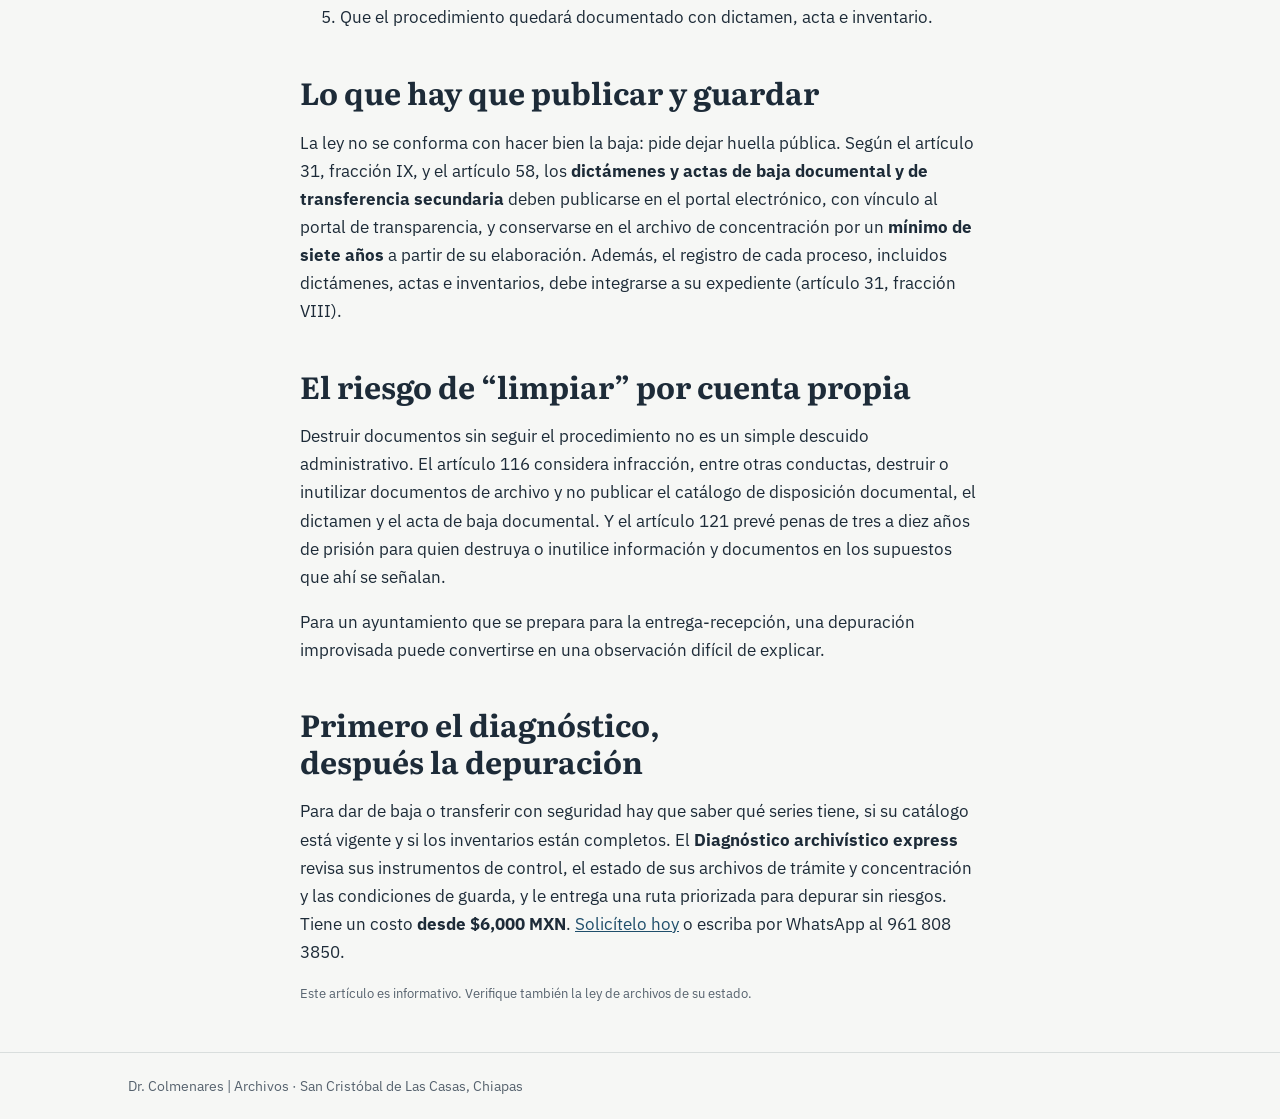
<file: blog/bajas-documentales-transferencias.html>
<!doctype html>
<html lang="es-MX">
<head>
<meta charset="utf-8">
<meta name="viewport" content="width=device-width, initial-scale=1">
<title>Bajas documentales y transferencias: cómo depurar el archivo sin meterse en problemas — Dr. Colmenares | Archivos</title>
<meta name="description" content="Qué es una baja documental, cuándo transferir expedientes y qué pide la Ley General de Archivos para depurar el archivo de forma legal.">
<link rel="icon" href="../img/icono.svg" type="image/svg+xml">
<link rel="stylesheet" href="https://fonts.googleapis.com/css2?family=Literata:opsz,wght@7..72,500;7..72,700&family=IBM+Plex+Sans:wght@400;500;600&family=IBM+Plex+Mono:wght@400;500&display=swap">
<link rel="stylesheet" href="../css/estilo.css">
</head>
<body>
<header class="top"><div class="wrap">
  <a class="brand" href="../">Dr. Colmenares <span>|</span> Archivos</a>
  <nav class="menu"><a href="../#diagnostico">Diagnóstico</a><a href="../#servicios">Servicios</a><a href="./">Blog</a><a href="../#contacto">Contacto</a></nav>
</div></header>
<main class="wrap">
  <article class="post">
    <div class="eyebrow">Bajas y transferencias</div>
    <h1>Bajas documentales y transferencias: cómo depurar el archivo sin meterse en problemas</h1>
    <p class="lead">Cajas en pasillos, bodegas llenas y la tentación de “tirar lo viejo”. La Ley General de Archivos sí permite depurar, pero solo con un procedimiento. Saltárselo puede salir muy caro.</p>

    <h2>Dos operaciones distintas</h2>
    <p>Liberar espacio en un archivo no significa destruir papeles. La ley distingue dos caminos:</p>
    <ul>
      <li><strong>Transferencia (artículo 4, fracción LVII):</strong> el traslado controlado y sistemático de expedientes de consulta esporádica, del archivo de trámite al de concentración, o del de concentración al histórico cuando deben conservarse de forma permanente.</li>
      <li><strong>Baja documental (artículo 4, fracción XII):</strong> la eliminación de documentación cuya vigencia ya prescribió, conforme a sus valores y plazos de conservación, y que no tiene valores históricos.</li>
    </ul>
    <p>La primera mueve expedientes; la segunda los elimina. Ambas dependen de un mismo instrumento: el <strong>Catálogo de disposición documental</strong>, que fija los valores, la vigencia y los plazos de conservación de cada serie (artículo 4, fracción XIII).</p>

    <h2>Quién hace qué</h2>
    <ul>
      <li><strong>Archivo de trámite:</strong> elabora los inventarios y realiza las transferencias primarias al archivo de concentración (artículo 30, fracciones II y VI).</li>
      <li><strong>Archivo de concentración:</strong> conserva los expedientes hasta que cumplen su vigencia, promueve la baja de los que ya no tienen valor, identifica los que tienen valor histórico y realiza la transferencia secundaria al archivo histórico (artículo 31, fracciones III, VI, VII y X).</li>
      <li><strong>Archivo histórico:</strong> recibe las transferencias secundarias y organiza y conserva los expedientes (artículo 32, fracción I).</li>
      <li><strong>Grupo Interdisciplinario:</strong> ayuda a establecer los valores documentales, vigencias, plazos de conservación y disposición documental (artículo 50).</li>
    </ul>

    <h2>Antes de dar de baja, revise esto</h2>
    <p>El artículo 55 pide asegurarse de que los plazos del catálogo <strong>ya hayan prescrito</strong> y de que la documentación no esté clasificada como reservada o confidencial. En la práctica, antes de promover una baja conviene confirmar:</p>
    <ol>
      <li>Que la serie aparece en un catálogo de disposición documental vigente.</li>
      <li>Que el plazo de conservación se cumplió, contado como lo indica el catálogo.</li>
      <li>Que el expediente no está reservado ni contiene información confidencial pendiente.</li>
      <li>Que existe un inventario de baja documental completo y verificable.</li>
      <li>Que el procedimiento quedará documentado con dictamen, acta e inventario.</li>
    </ol>

    <h2>Lo que hay que publicar y guardar</h2>
    <p>La ley no se conforma con hacer bien la baja: pide dejar huella pública. Según el artículo 31, fracción IX, y el artículo 58, los <strong>dictámenes y actas de baja documental y de transferencia secundaria</strong> deben publicarse en el portal electrónico, con vínculo al portal de transparencia, y conservarse en el archivo de concentración por un <strong>mínimo de siete años</strong> a partir de su elaboración. Además, el registro de cada proceso, incluidos dictámenes, actas e inventarios, debe integrarse a su expediente (artículo 31, fracción VIII).</p>

    <h2>El riesgo de “limpiar” por cuenta propia</h2>
    <p>Destruir documentos sin seguir el procedimiento no es un simple descuido administrativo. El artículo 116 considera infracción, entre otras conductas, destruir o inutilizar documentos de archivo y no publicar el catálogo de disposición documental, el dictamen y el acta de baja documental. Y el artículo 121 prevé penas de tres a diez años de prisión para quien destruya o inutilice información y documentos en los supuestos que ahí se señalan.</p>
    <p>Para un ayuntamiento que se prepara para la entrega-recepción, una depuración improvisada puede convertirse en una observación difícil de explicar.</p>

    <h2>Primero el diagnóstico, después la depuración</h2>
    <p>Para dar de baja o transferir con seguridad hay que saber qué series tiene, si su catálogo está vigente y si los inventarios están completos. El <strong>Diagnóstico archivístico express</strong> revisa sus instrumentos de control, el estado de sus archivos de trámite y concentración y las condiciones de guarda, y le entrega una ruta priorizada para depurar sin riesgos. Tiene un costo <strong>desde $6,000 MXN</strong>. <a href="../#contacto">Solicítelo hoy</a> o escriba por WhatsApp al 961 808 3850.</p>
    <p class="note">Este artículo es informativo. Verifique también la ley de archivos de su estado.</p>
  </article>
</main>
<footer><div class="wrap">Dr. Colmenares | Archivos · San Cristóbal de Las Casas, Chiapas</div></footer>
</body>
</html>
</file>
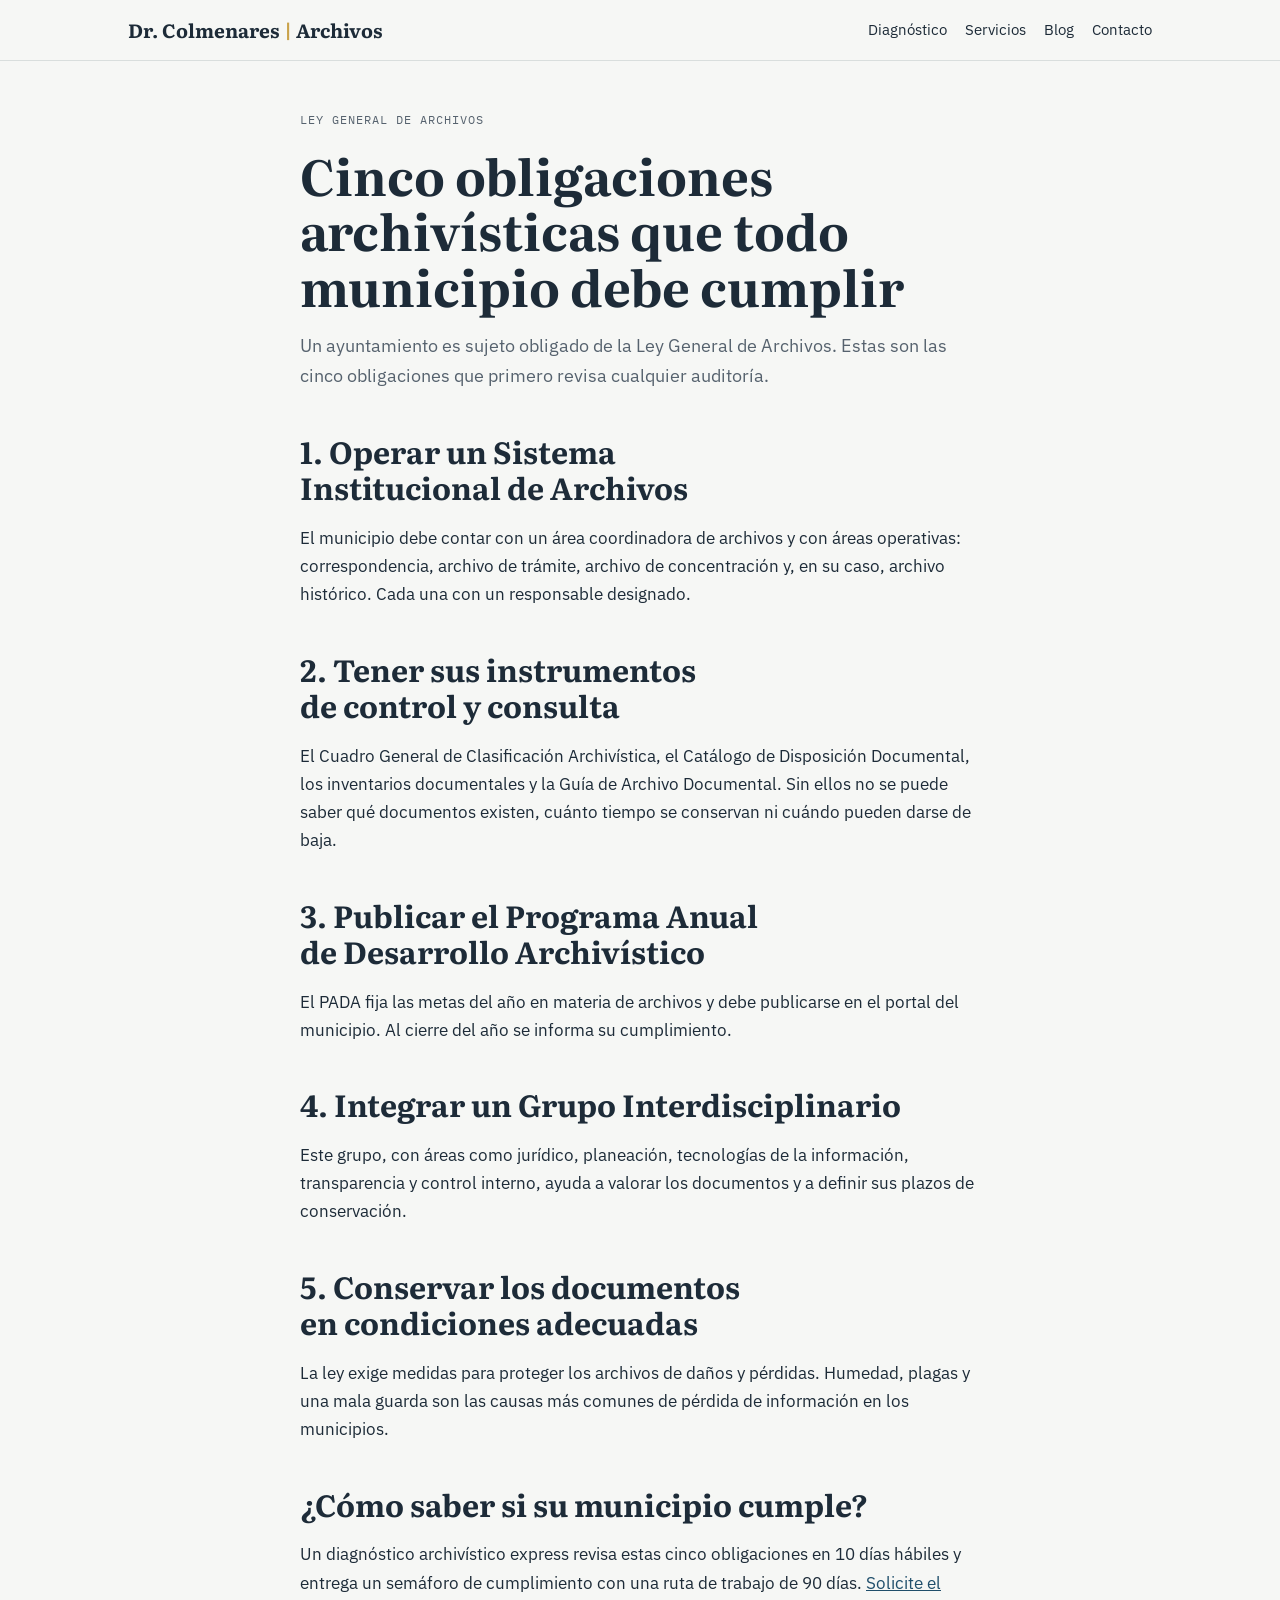
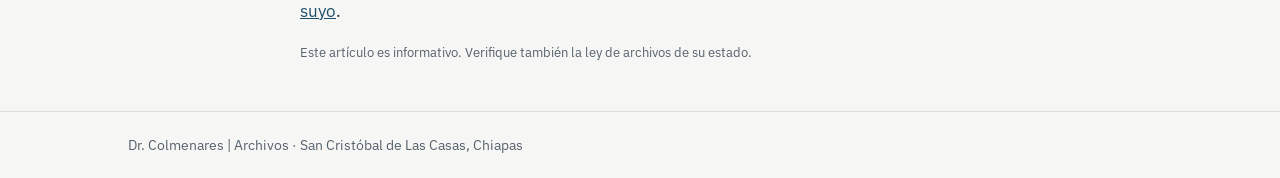
<file: blog/cinco-obligaciones-archivisticas-municipio.html>
<!doctype html>
<html lang="es-MX">
<head>
<meta charset="utf-8">
<meta name="viewport" content="width=device-width, initial-scale=1">
<title>Cinco obligaciones archivísticas que todo municipio debe cumplir — Dr. Colmenares | Archivos</title>
<meta name="description" content="Sistema Institucional de Archivos, instrumentos de control, PADA, Grupo Interdisciplinario y conservación: lo mínimo que exige la Ley General de Archivos a un ayuntamiento.">
<link rel="icon" href="../img/icono.svg" type="image/svg+xml">
<link rel="stylesheet" href="https://fonts.googleapis.com/css2?family=Literata:opsz,wght@7..72,500;7..72,700&family=IBM+Plex+Sans:wght@400;500;600&family=IBM+Plex+Mono:wght@400;500&display=swap">
<link rel="stylesheet" href="../css/estilo.css">
</head>
<body>
<header class="top"><div class="wrap">
  <a class="brand" href="../">Dr. Colmenares <span>|</span> Archivos</a>
  <nav class="menu"><a href="../#diagnostico">Diagnóstico</a><a href="../#servicios">Servicios</a><a href="./">Blog</a><a href="../#contacto">Contacto</a></nav>
</div></header>
<main class="wrap">
  <article class="post">
    <div class="eyebrow">Ley General de Archivos</div>
    <h1>Cinco obligaciones archivísticas que todo municipio debe cumplir</h1>
    <p class="lead">Un ayuntamiento es sujeto obligado de la Ley General de Archivos. Estas son las cinco obligaciones que primero revisa cualquier auditoría.</p>

    <h2>1. Operar un Sistema Institucional de Archivos</h2>
    <p>El municipio debe contar con un área coordinadora de archivos y con áreas operativas: correspondencia, archivo de trámite, archivo de concentración y, en su caso, archivo histórico. Cada una con un responsable designado.</p>

    <h2>2. Tener sus instrumentos de control y consulta</h2>
    <p>El Cuadro General de Clasificación Archivística, el Catálogo de Disposición Documental, los inventarios documentales y la Guía de Archivo Documental. Sin ellos no se puede saber qué documentos existen, cuánto tiempo se conservan ni cuándo pueden darse de baja.</p>

    <h2>3. Publicar el Programa Anual de Desarrollo Archivístico</h2>
    <p>El PADA fija las metas del año en materia de archivos y debe publicarse en el portal del municipio. Al cierre del año se informa su cumplimiento.</p>

    <h2>4. Integrar un Grupo Interdisciplinario</h2>
    <p>Este grupo, con áreas como jurídico, planeación, tecnologías de la información, transparencia y control interno, ayuda a valorar los documentos y a definir sus plazos de conservación.</p>

    <h2>5. Conservar los documentos en condiciones adecuadas</h2>
    <p>La ley exige medidas para proteger los archivos de daños y pérdidas. Humedad, plagas y una mala guarda son las causas más comunes de pérdida de información en los municipios.</p>

    <h2>¿Cómo saber si su municipio cumple?</h2>
    <p>Un diagnóstico archivístico express revisa estas cinco obligaciones en 10 días hábiles y entrega un semáforo de cumplimiento con una ruta de trabajo de 90 días. <a href="../#contacto">Solicite el suyo</a>.</p>
    <p class="note">Este artículo es informativo. Verifique también la ley de archivos de su estado.</p>
  </article>
</main>
<footer><div class="wrap">Dr. Colmenares | Archivos · San Cristóbal de Las Casas, Chiapas</div></footer>
</body>
</html>
</file>
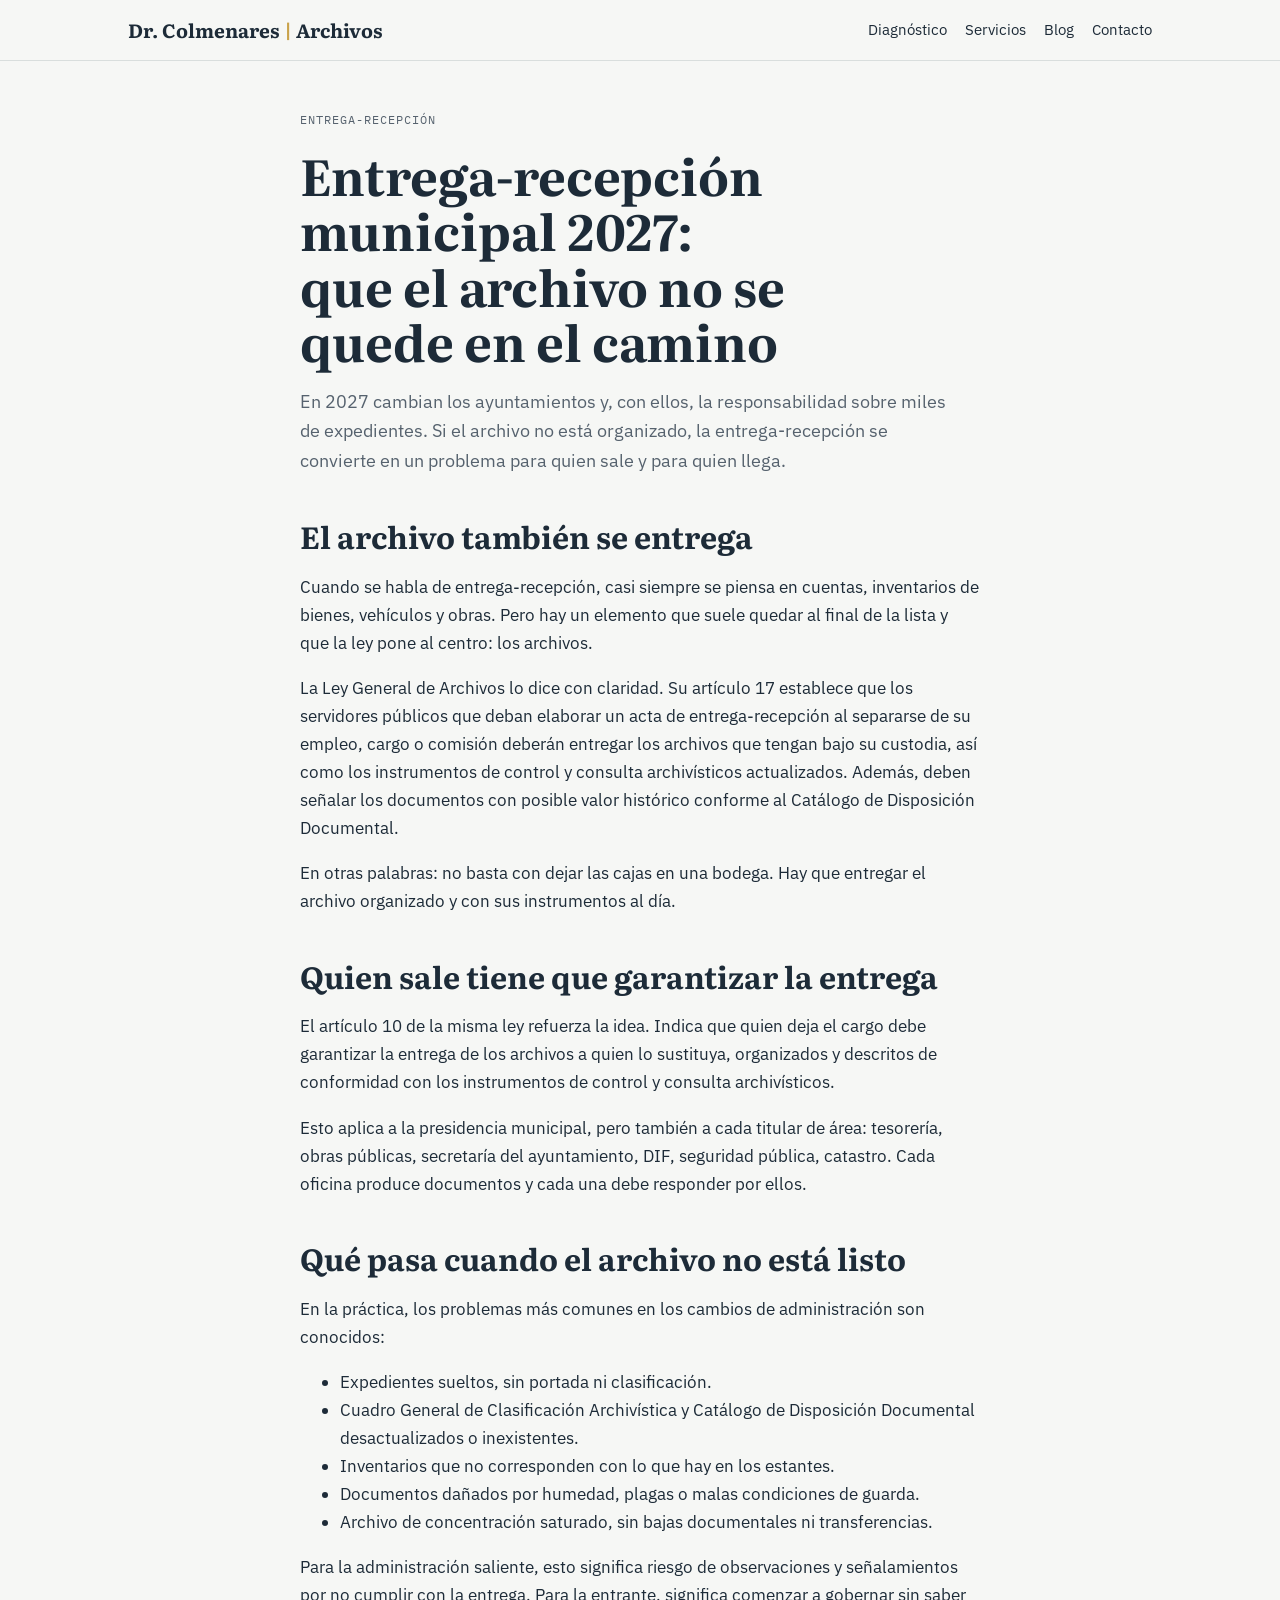
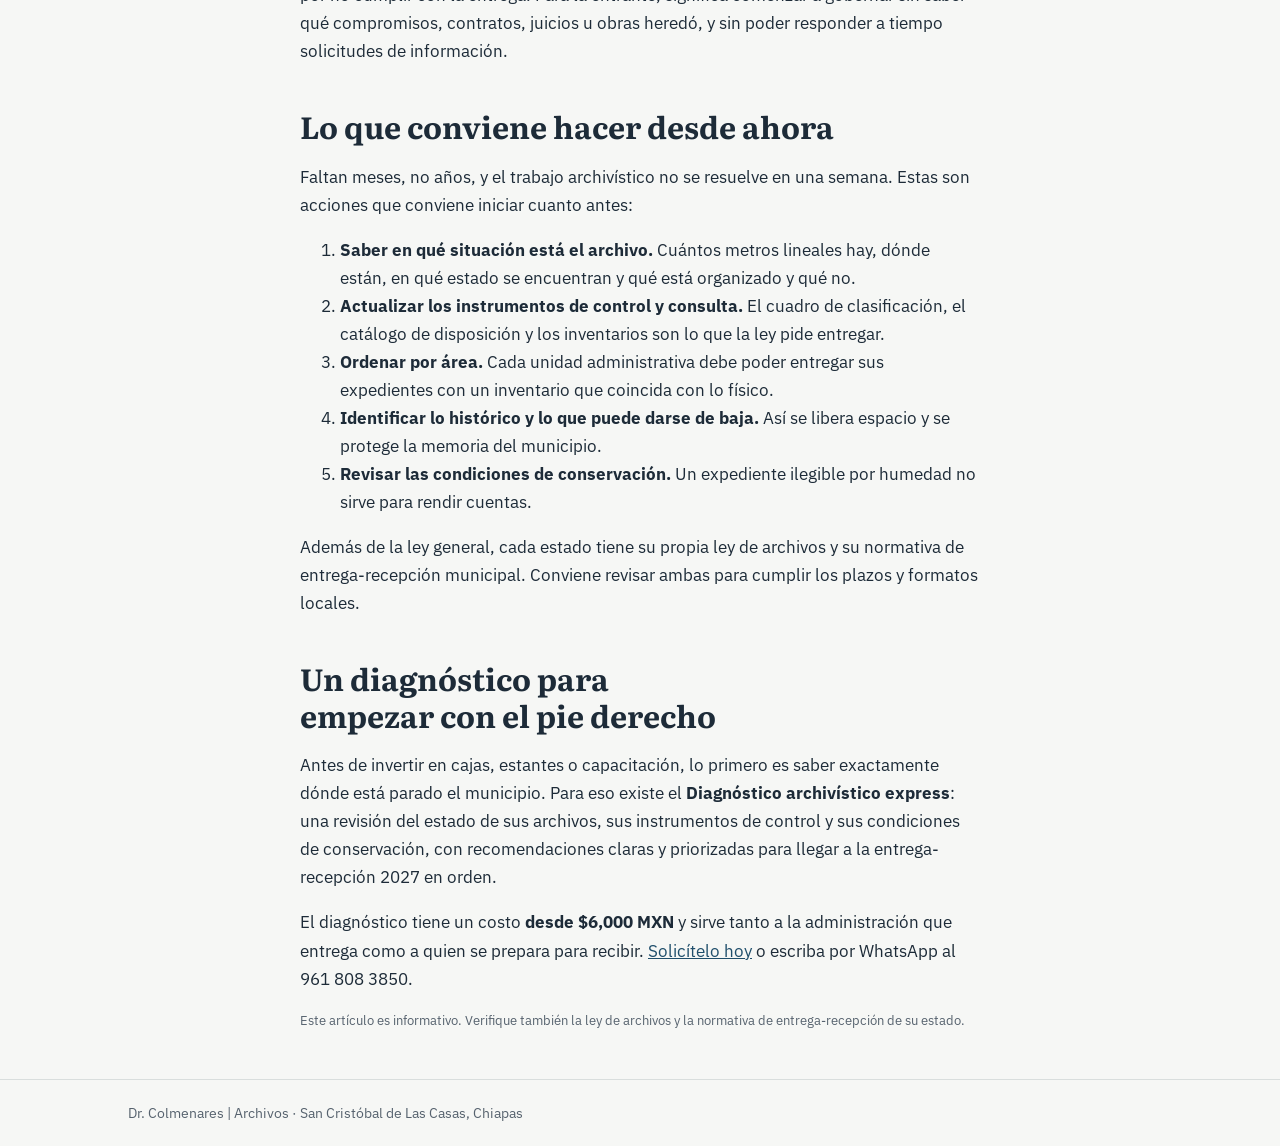
<file: blog/entrega-recepcion-municipal-2027-archivo.html>
<!doctype html>
<html lang="es-MX">
<head>
<meta charset="utf-8">
<meta name="viewport" content="width=device-width, initial-scale=1">
<title>Entrega-recepción municipal 2027: que el archivo no se quede en el camino — Dr. Colmenares | Archivos</title>
<meta name="description" content="Entrega-recepción municipal 2027: lo que la Ley General de Archivos exige entregar y cómo preparar el archivo de su ayuntamiento a tiempo.">
<link rel="icon" href="../img/icono.svg" type="image/svg+xml">
<link rel="stylesheet" href="https://fonts.googleapis.com/css2?family=Literata:opsz,wght@7..72,500;7..72,700&family=IBM+Plex+Sans:wght@400;500;600&family=IBM+Plex+Mono:wght@400;500&display=swap">
<link rel="stylesheet" href="../css/estilo.css">
</head>
<body>
<header class="top"><div class="wrap">
  <a class="brand" href="../">Dr. Colmenares <span>|</span> Archivos</a>
  <nav class="menu"><a href="../#diagnostico">Diagnóstico</a><a href="../#servicios">Servicios</a><a href="./">Blog</a><a href="../#contacto">Contacto</a></nav>
</div></header>
<main class="wrap">
  <article class="post">
    <div class="eyebrow">Entrega-recepción</div>
    <h1>Entrega-recepción municipal 2027: que el archivo no se quede en el camino</h1>
    <p class="lead">En 2027 cambian los ayuntamientos y, con ellos, la responsabilidad sobre miles de expedientes. Si el archivo no está organizado, la entrega-recepción se convierte en un problema para quien sale y para quien llega.</p>

    <h2>El archivo también se entrega</h2>
    <p>Cuando se habla de entrega-recepción, casi siempre se piensa en cuentas, inventarios de bienes, vehículos y obras. Pero hay un elemento que suele quedar al final de la lista y que la ley pone al centro: los archivos.</p>
    <p>La Ley General de Archivos lo dice con claridad. Su artículo 17 establece que los servidores públicos que deban elaborar un acta de entrega-recepción al separarse de su empleo, cargo o comisión deberán entregar los archivos que tengan bajo su custodia, así como los instrumentos de control y consulta archivísticos actualizados. Además, deben señalar los documentos con posible valor histórico conforme al Catálogo de Disposición Documental.</p>
    <p>En otras palabras: no basta con dejar las cajas en una bodega. Hay que entregar el archivo organizado y con sus instrumentos al día.</p>

    <h2>Quien sale tiene que garantizar la entrega</h2>
    <p>El artículo 10 de la misma ley refuerza la idea. Indica que quien deja el cargo debe garantizar la entrega de los archivos a quien lo sustituya, organizados y descritos de conformidad con los instrumentos de control y consulta archivísticos.</p>
    <p>Esto aplica a la presidencia municipal, pero también a cada titular de área: tesorería, obras públicas, secretaría del ayuntamiento, DIF, seguridad pública, catastro. Cada oficina produce documentos y cada una debe responder por ellos.</p>

    <h2>Qué pasa cuando el archivo no está listo</h2>
    <p>En la práctica, los problemas más comunes en los cambios de administración son conocidos:</p>
    <ul>
      <li>Expedientes sueltos, sin portada ni clasificación.</li>
      <li>Cuadro General de Clasificación Archivística y Catálogo de Disposición Documental desactualizados o inexistentes.</li>
      <li>Inventarios que no corresponden con lo que hay en los estantes.</li>
      <li>Documentos dañados por humedad, plagas o malas condiciones de guarda.</li>
      <li>Archivo de concentración saturado, sin bajas documentales ni transferencias.</li>
    </ul>
    <p>Para la administración saliente, esto significa riesgo de observaciones y señalamientos por no cumplir con la entrega. Para la entrante, significa comenzar a gobernar sin saber qué compromisos, contratos, juicios u obras heredó, y sin poder responder a tiempo solicitudes de información.</p>

    <h2>Lo que conviene hacer desde ahora</h2>
    <p>Faltan meses, no años, y el trabajo archivístico no se resuelve en una semana. Estas son acciones que conviene iniciar cuanto antes:</p>
    <ol>
      <li><strong>Saber en qué situación está el archivo.</strong> Cuántos metros lineales hay, dónde están, en qué estado se encuentran y qué está organizado y qué no.</li>
      <li><strong>Actualizar los instrumentos de control y consulta.</strong> El cuadro de clasificación, el catálogo de disposición y los inventarios son lo que la ley pide entregar.</li>
      <li><strong>Ordenar por área.</strong> Cada unidad administrativa debe poder entregar sus expedientes con un inventario que coincida con lo físico.</li>
      <li><strong>Identificar lo histórico y lo que puede darse de baja.</strong> Así se libera espacio y se protege la memoria del municipio.</li>
      <li><strong>Revisar las condiciones de conservación.</strong> Un expediente ilegible por humedad no sirve para rendir cuentas.</li>
    </ol>
    <p>Además de la ley general, cada estado tiene su propia ley de archivos y su normativa de entrega-recepción municipal. Conviene revisar ambas para cumplir los plazos y formatos locales.</p>

    <h2>Un diagnóstico para empezar con el pie derecho</h2>
    <p>Antes de invertir en cajas, estantes o capacitación, lo primero es saber exactamente dónde está parado el municipio. Para eso existe el <strong>Diagnóstico archivístico express</strong>: una revisión del estado de sus archivos, sus instrumentos de control y sus condiciones de conservación, con recomendaciones claras y priorizadas para llegar a la entrega-recepción 2027 en orden.</p>
    <p>El diagnóstico tiene un costo <strong>desde $6,000 MXN</strong> y sirve tanto a la administración que entrega como a quien se prepara para recibir. <a href="../#contacto">Solicítelo hoy</a> o escriba por WhatsApp al 961 808 3850.</p>
    <p class="note">Este artículo es informativo. Verifique también la ley de archivos y la normativa de entrega-recepción de su estado.</p>
  </article>
</main>
<footer><div class="wrap">Dr. Colmenares | Archivos · San Cristóbal de Las Casas, Chiapas</div></footer>
</body>
</html>
</file>
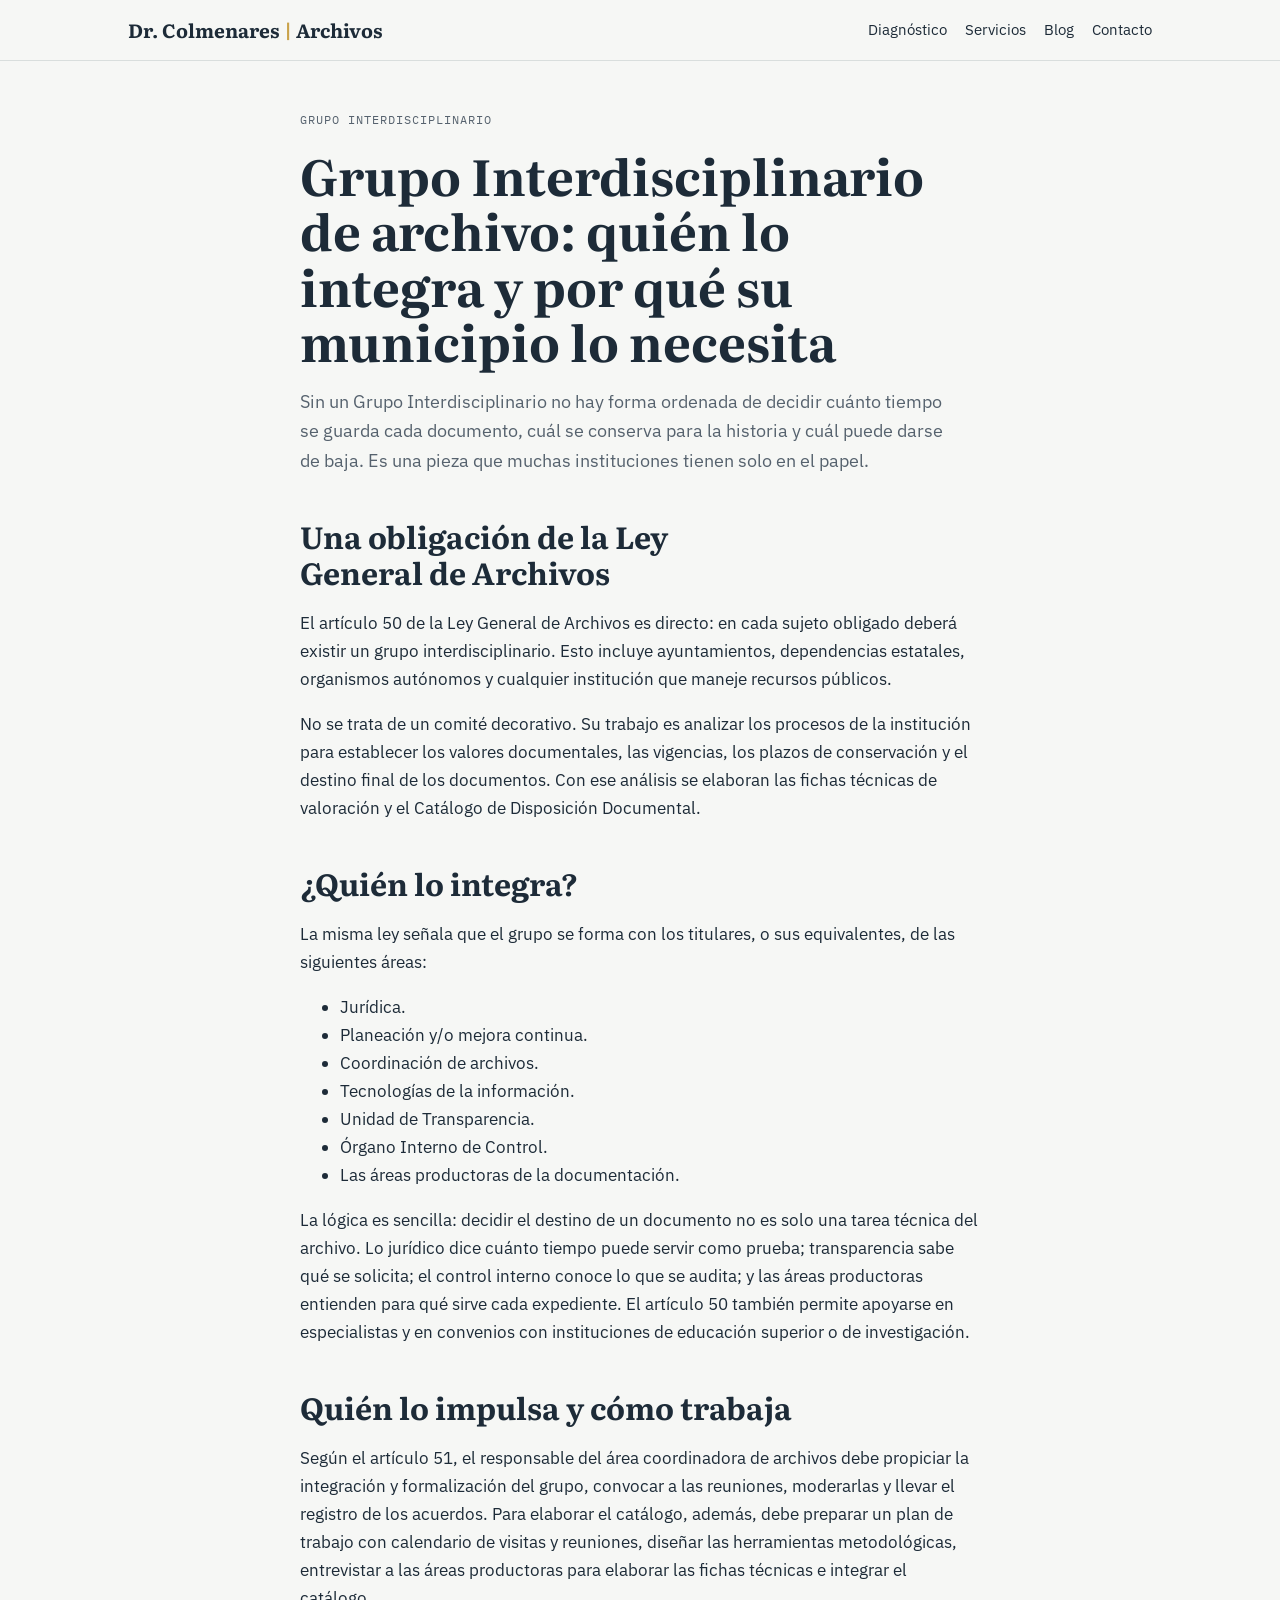
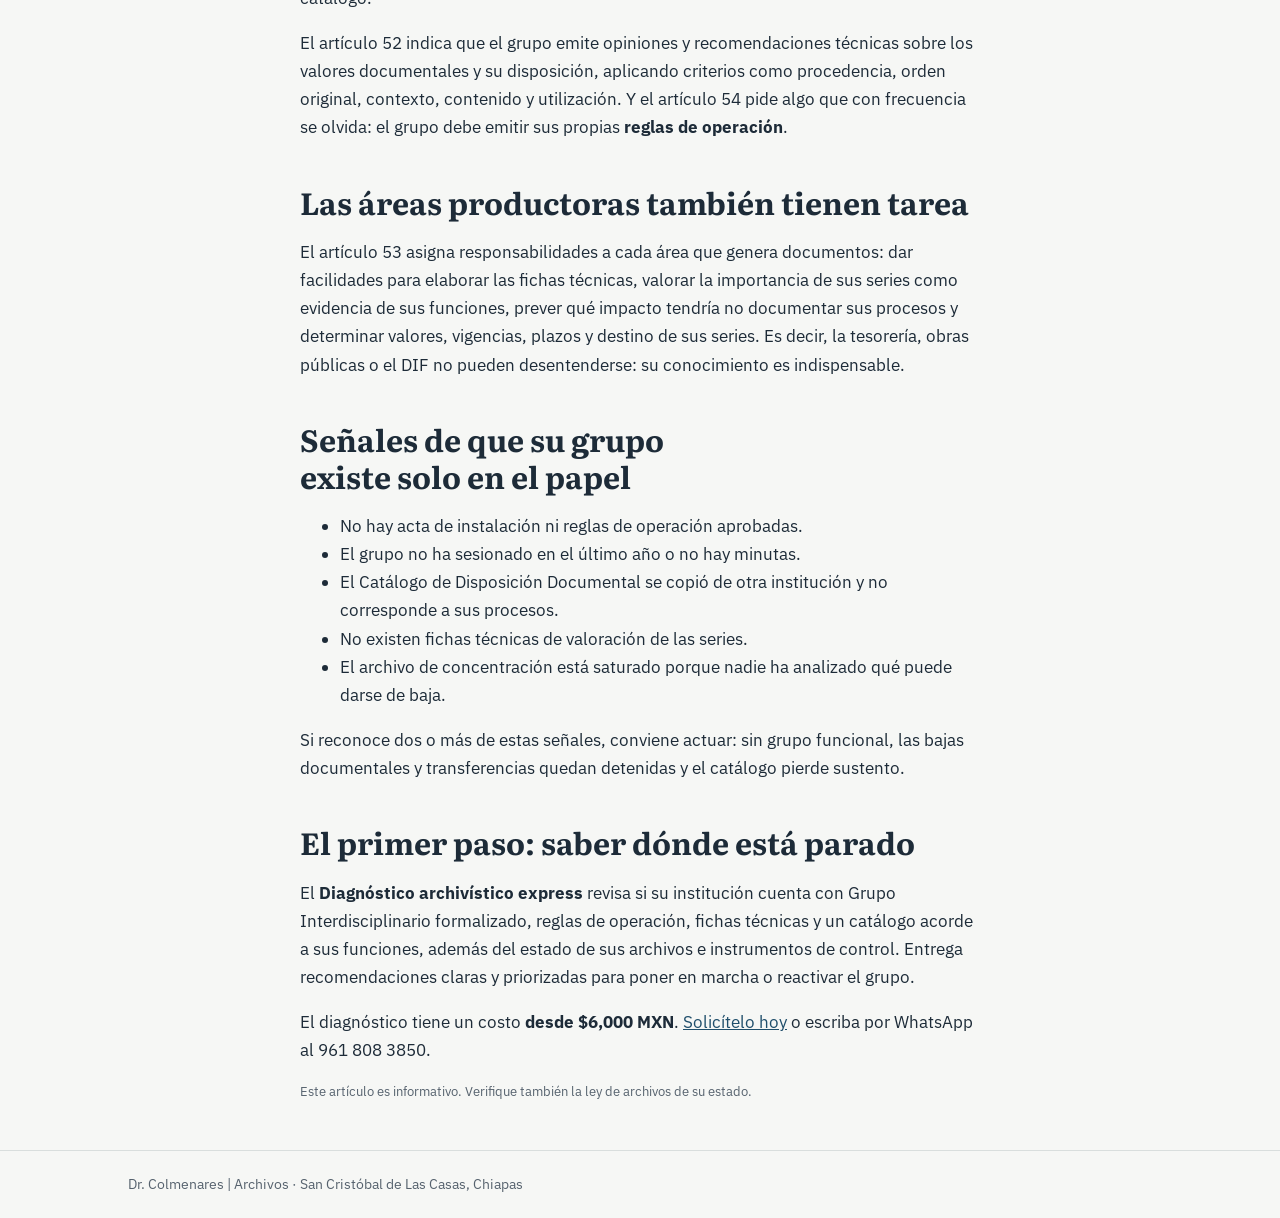
<file: blog/grupo-interdisciplinario-archivo.html>
<!doctype html>
<html lang="es-MX">
<head>
<meta charset="utf-8">
<meta name="viewport" content="width=device-width, initial-scale=1">
<title>Grupo Interdisciplinario de archivo: quién lo integra y por qué su municipio lo necesita — Dr. Colmenares | Archivos</title>
<meta name="description" content="Qué es el Grupo Interdisciplinario que exige la Ley General de Archivos, quién lo integra y qué hace para valorar y dar destino a sus documentos.">
<link rel="icon" href="../img/icono.svg" type="image/svg+xml">
<link rel="stylesheet" href="https://fonts.googleapis.com/css2?family=Literata:opsz,wght@7..72,500;7..72,700&family=IBM+Plex+Sans:wght@400;500;600&family=IBM+Plex+Mono:wght@400;500&display=swap">
<link rel="stylesheet" href="../css/estilo.css">
</head>
<body>
<header class="top"><div class="wrap">
  <a class="brand" href="../">Dr. Colmenares <span>|</span> Archivos</a>
  <nav class="menu"><a href="../#diagnostico">Diagnóstico</a><a href="../#servicios">Servicios</a><a href="./">Blog</a><a href="../#contacto">Contacto</a></nav>
</div></header>
<main class="wrap">
  <article class="post">
    <div class="eyebrow">Grupo Interdisciplinario</div>
    <h1>Grupo Interdisciplinario de archivo: quién lo integra y por qué su municipio lo necesita</h1>
    <p class="lead">Sin un Grupo Interdisciplinario no hay forma ordenada de decidir cuánto tiempo se guarda cada documento, cuál se conserva para la historia y cuál puede darse de baja. Es una pieza que muchas instituciones tienen solo en el papel.</p>

    <h2>Una obligación de la Ley General de Archivos</h2>
    <p>El artículo 50 de la Ley General de Archivos es directo: en cada sujeto obligado deberá existir un grupo interdisciplinario. Esto incluye ayuntamientos, dependencias estatales, organismos autónomos y cualquier institución que maneje recursos públicos.</p>
    <p>No se trata de un comité decorativo. Su trabajo es analizar los procesos de la institución para establecer los valores documentales, las vigencias, los plazos de conservación y el destino final de los documentos. Con ese análisis se elaboran las fichas técnicas de valoración y el Catálogo de Disposición Documental.</p>

    <h2>¿Quién lo integra?</h2>
    <p>La misma ley señala que el grupo se forma con los titulares, o sus equivalentes, de las siguientes áreas:</p>
    <ul>
      <li>Jurídica.</li>
      <li>Planeación y/o mejora continua.</li>
      <li>Coordinación de archivos.</li>
      <li>Tecnologías de la información.</li>
      <li>Unidad de Transparencia.</li>
      <li>Órgano Interno de Control.</li>
      <li>Las áreas productoras de la documentación.</li>
    </ul>
    <p>La lógica es sencilla: decidir el destino de un documento no es solo una tarea técnica del archivo. Lo jurídico dice cuánto tiempo puede servir como prueba; transparencia sabe qué se solicita; el control interno conoce lo que se audita; y las áreas productoras entienden para qué sirve cada expediente. El artículo 50 también permite apoyarse en especialistas y en convenios con instituciones de educación superior o de investigación.</p>

    <h2>Quién lo impulsa y cómo trabaja</h2>
    <p>Según el artículo 51, el responsable del área coordinadora de archivos debe propiciar la integración y formalización del grupo, convocar a las reuniones, moderarlas y llevar el registro de los acuerdos. Para elaborar el catálogo, además, debe preparar un plan de trabajo con calendario de visitas y reuniones, diseñar las herramientas metodológicas, entrevistar a las áreas productoras para elaborar las fichas técnicas e integrar el catálogo.</p>
    <p>El artículo 52 indica que el grupo emite opiniones y recomendaciones técnicas sobre los valores documentales y su disposición, aplicando criterios como procedencia, orden original, contexto, contenido y utilización. Y el artículo 54 pide algo que con frecuencia se olvida: el grupo debe emitir sus propias <strong>reglas de operación</strong>.</p>

    <h2>Las áreas productoras también tienen tarea</h2>
    <p>El artículo 53 asigna responsabilidades a cada área que genera documentos: dar facilidades para elaborar las fichas técnicas, valorar la importancia de sus series como evidencia de sus funciones, prever qué impacto tendría no documentar sus procesos y determinar valores, vigencias, plazos y destino de sus series. Es decir, la tesorería, obras públicas o el DIF no pueden desentenderse: su conocimiento es indispensable.</p>

    <h2>Señales de que su grupo existe solo en el papel</h2>
    <ul>
      <li>No hay acta de instalación ni reglas de operación aprobadas.</li>
      <li>El grupo no ha sesionado en el último año o no hay minutas.</li>
      <li>El Catálogo de Disposición Documental se copió de otra institución y no corresponde a sus procesos.</li>
      <li>No existen fichas técnicas de valoración de las series.</li>
      <li>El archivo de concentración está saturado porque nadie ha analizado qué puede darse de baja.</li>
    </ul>
    <p>Si reconoce dos o más de estas señales, conviene actuar: sin grupo funcional, las bajas documentales y transferencias quedan detenidas y el catálogo pierde sustento.</p>

    <h2>El primer paso: saber dónde está parado</h2>
    <p>El <strong>Diagnóstico archivístico express</strong> revisa si su institución cuenta con Grupo Interdisciplinario formalizado, reglas de operación, fichas técnicas y un catálogo acorde a sus funciones, además del estado de sus archivos e instrumentos de control. Entrega recomendaciones claras y priorizadas para poner en marcha o reactivar el grupo.</p>
    <p>El diagnóstico tiene un costo <strong>desde $6,000 MXN</strong>. <a href="../#contacto">Solicítelo hoy</a> o escriba por WhatsApp al 961 808 3850.</p>
    <p class="note">Este artículo es informativo. Verifique también la ley de archivos de su estado.</p>
  </article>
</main>

<footer><div class="wrap">Dr. Colmenares | Archivos · San Cristóbal de Las Casas, Chiapas</div></footer>
</body>
</html>
</file>
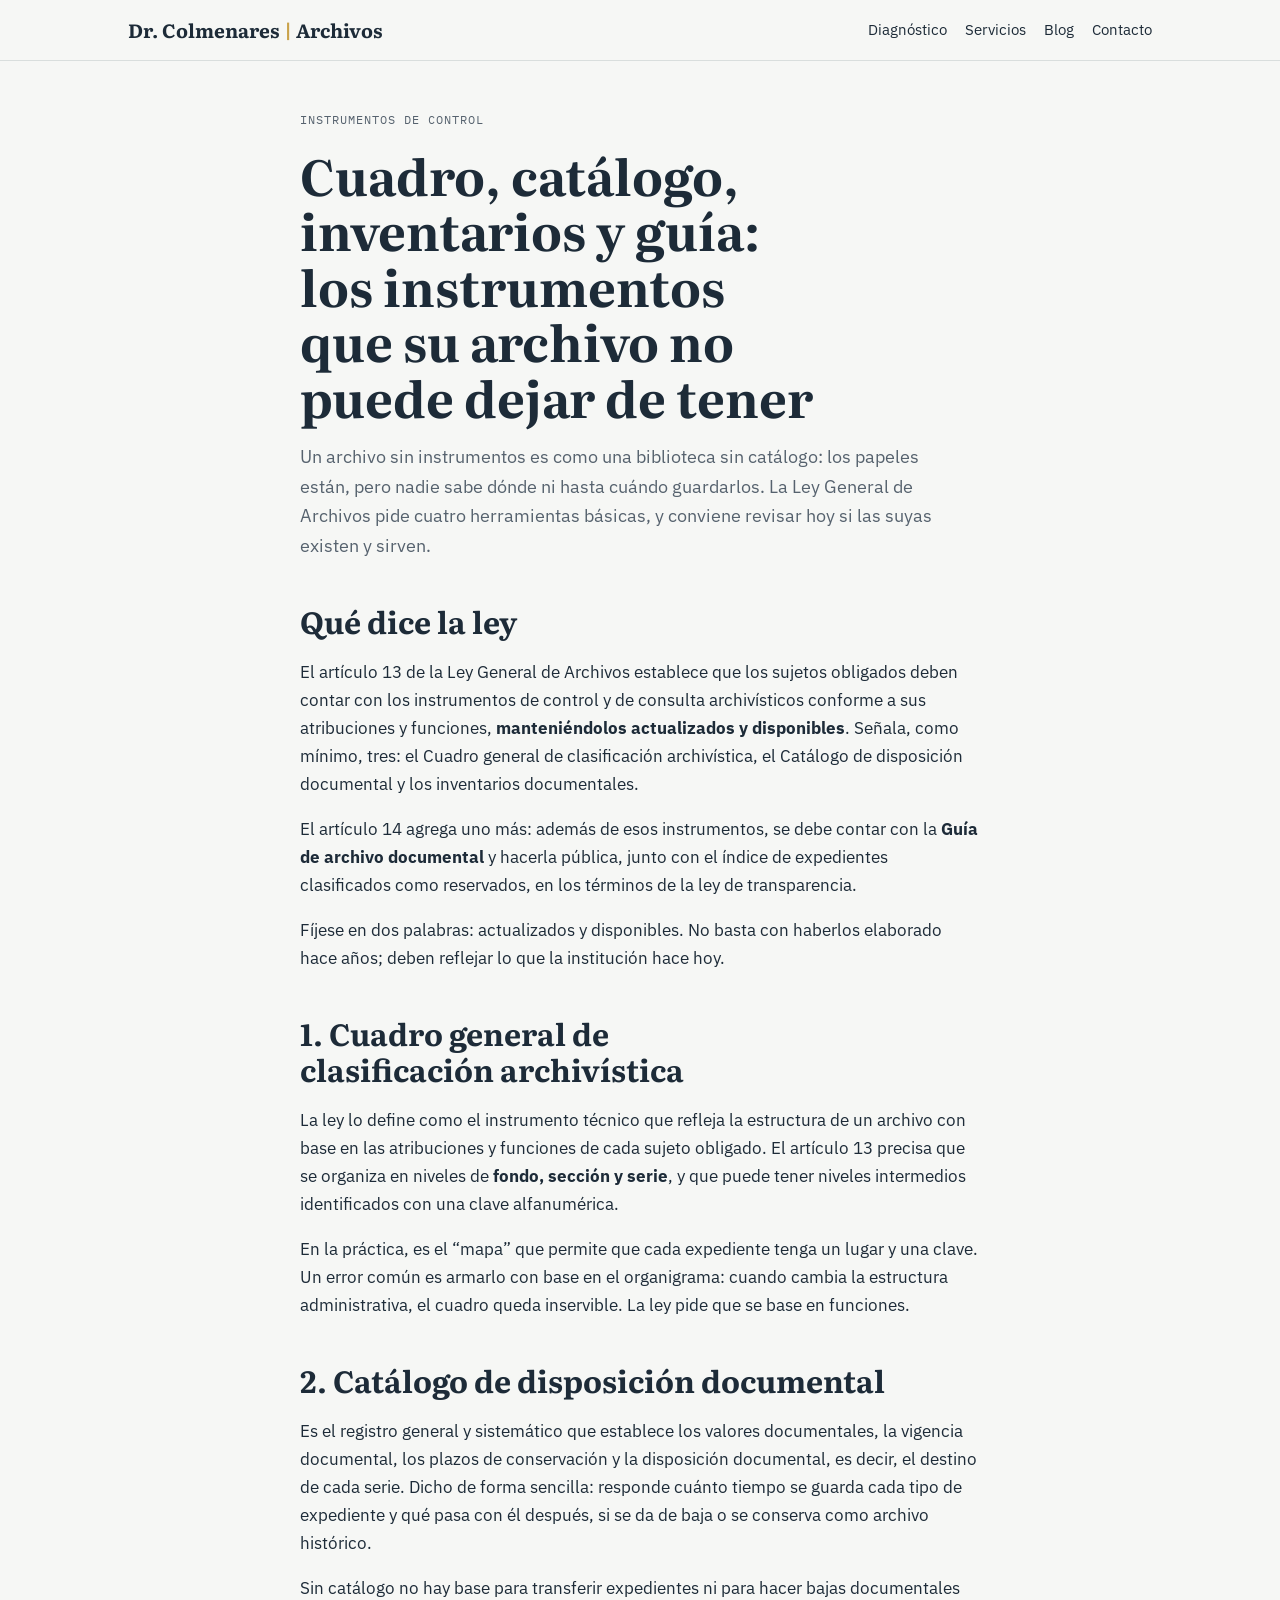
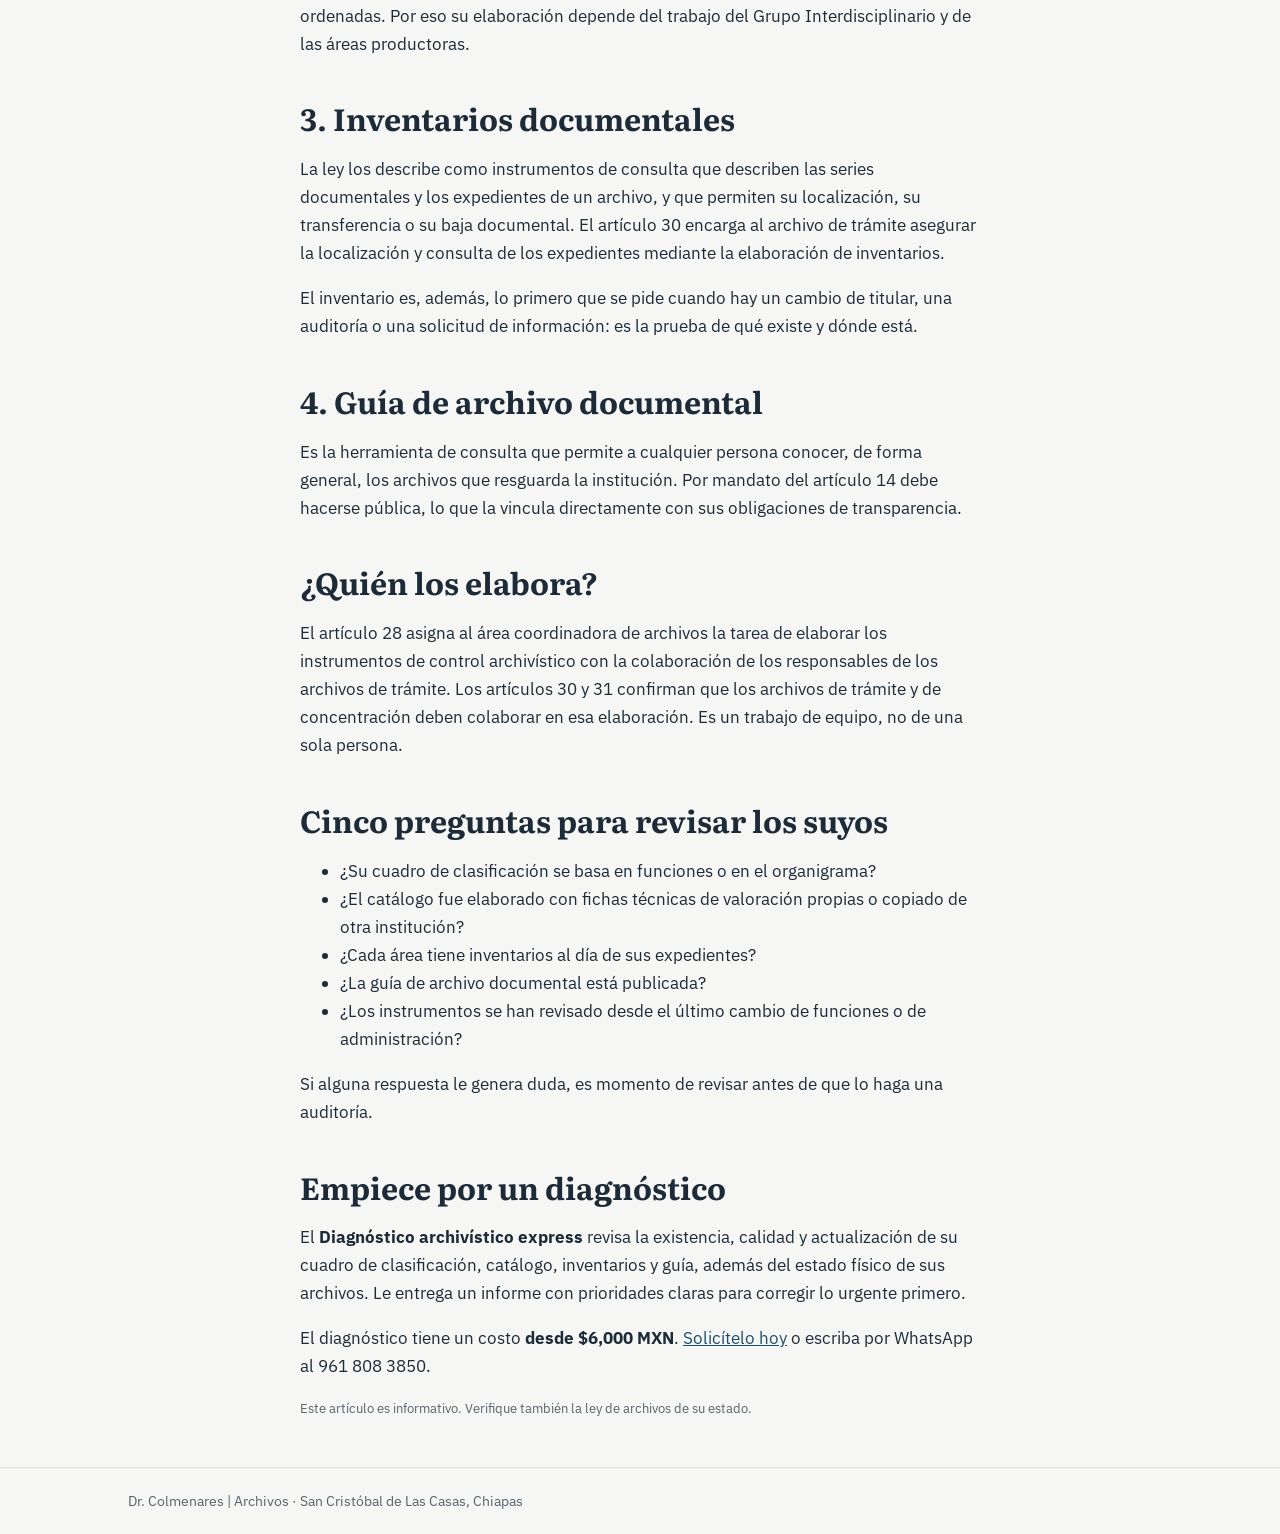
<file: blog/instrumentos-control-archivistico.html>
<!doctype html>
<html lang="es-MX">
<head>
<meta charset="utf-8">
<meta name="viewport" content="width=device-width, initial-scale=1">
<title>Cuadro, catálogo, inventarios y guía: los instrumentos que su archivo no puede dejar de tener — Dr. Colmenares | Archivos</title>
<meta name="description" content="Qué son el cuadro de clasificación, el catálogo de disposición, los inventarios y la guía de archivo que exige la Ley General de Archivos.">
<link rel="icon" href="../img/icono.svg" type="image/svg+xml">
<link rel="stylesheet" href="https://fonts.googleapis.com/css2?family=Literata:opsz,wght@7..72,500;7..72,700&family=IBM+Plex+Sans:wght@400;500;600&family=IBM+Plex+Mono:wght@400;500&display=swap">
<link rel="stylesheet" href="../css/estilo.css">
</head>
<body>
<header class="top"><div class="wrap">
  <a class="brand" href="../">Dr. Colmenares <span>|</span> Archivos</a>
  <nav class="menu"><a href="../#diagnostico">Diagnóstico</a><a href="../#servicios">Servicios</a><a href="./">Blog</a><a href="../#contacto">Contacto</a></nav>
</div></header>
<main class="wrap">
  <article class="post">
    <div class="eyebrow">Instrumentos de control</div>
    <h1>Cuadro, catálogo, inventarios y guía: los instrumentos que su archivo no puede dejar de tener</h1>
    <p class="lead">Un archivo sin instrumentos es como una biblioteca sin catálogo: los papeles están, pero nadie sabe dónde ni hasta cuándo guardarlos. La Ley General de Archivos pide cuatro herramientas básicas, y conviene revisar hoy si las suyas existen y sirven.</p>

    <h2>Qué dice la ley</h2>
    <p>El artículo 13 de la Ley General de Archivos establece que los sujetos obligados deben contar con los instrumentos de control y de consulta archivísticos conforme a sus atribuciones y funciones, <strong>manteniéndolos actualizados y disponibles</strong>. Señala, como mínimo, tres: el Cuadro general de clasificación archivística, el Catálogo de disposición documental y los inventarios documentales.</p>
    <p>El artículo 14 agrega uno más: además de esos instrumentos, se debe contar con la <strong>Guía de archivo documental</strong> y hacerla pública, junto con el índice de expedientes clasificados como reservados, en los términos de la ley de transparencia.</p>
    <p>Fíjese en dos palabras: actualizados y disponibles. No basta con haberlos elaborado hace años; deben reflejar lo que la institución hace hoy.</p>

    <h2>1. Cuadro general de clasificación archivística</h2>
    <p>La ley lo define como el instrumento técnico que refleja la estructura de un archivo con base en las atribuciones y funciones de cada sujeto obligado. El artículo 13 precisa que se organiza en niveles de <strong>fondo, sección y serie</strong>, y que puede tener niveles intermedios identificados con una clave alfanumérica.</p>
    <p>En la práctica, es el “mapa” que permite que cada expediente tenga un lugar y una clave. Un error común es armarlo con base en el organigrama: cuando cambia la estructura administrativa, el cuadro queda inservible. La ley pide que se base en funciones.</p>

    <h2>2. Catálogo de disposición documental</h2>
    <p>Es el registro general y sistemático que establece los valores documentales, la vigencia documental, los plazos de conservación y la disposición documental, es decir, el destino de cada serie. Dicho de forma sencilla: responde cuánto tiempo se guarda cada tipo de expediente y qué pasa con él después, si se da de baja o se conserva como archivo histórico.</p>
    <p>Sin catálogo no hay base para transferir expedientes ni para hacer bajas documentales ordenadas. Por eso su elaboración depende del trabajo del Grupo Interdisciplinario y de las áreas productoras.</p>

    <h2>3. Inventarios documentales</h2>
    <p>La ley los describe como instrumentos de consulta que describen las series documentales y los expedientes de un archivo, y que permiten su localización, su transferencia o su baja documental. El artículo 30 encarga al archivo de trámite asegurar la localización y consulta de los expedientes mediante la elaboración de inventarios.</p>
    <p>El inventario es, además, lo primero que se pide cuando hay un cambio de titular, una auditoría o una solicitud de información: es la prueba de qué existe y dónde está.</p>

    <h2>4. Guía de archivo documental</h2>
    <p>Es la herramienta de consulta que permite a cualquier persona conocer, de forma general, los archivos que resguarda la institución. Por mandato del artículo 14 debe hacerse pública, lo que la vincula directamente con sus obligaciones de transparencia.</p>

    <h2>¿Quién los elabora?</h2>
    <p>El artículo 28 asigna al área coordinadora de archivos la tarea de elaborar los instrumentos de control archivístico con la colaboración de los responsables de los archivos de trámite. Los artículos 30 y 31 confirman que los archivos de trámite y de concentración deben colaborar en esa elaboración. Es un trabajo de equipo, no de una sola persona.</p>

    <h2>Cinco preguntas para revisar los suyos</h2>
    <ul>
      <li>¿Su cuadro de clasificación se basa en funciones o en el organigrama?</li>
      <li>¿El catálogo fue elaborado con fichas técnicas de valoración propias o copiado de otra institución?</li>
      <li>¿Cada área tiene inventarios al día de sus expedientes?</li>
      <li>¿La guía de archivo documental está publicada?</li>
      <li>¿Los instrumentos se han revisado desde el último cambio de funciones o de administración?</li>
    </ul>
    <p>Si alguna respuesta le genera duda, es momento de revisar antes de que lo haga una auditoría.</p>

    <h2>Empiece por un diagnóstico</h2>
    <p>El <strong>Diagnóstico archivístico express</strong> revisa la existencia, calidad y actualización de su cuadro de clasificación, catálogo, inventarios y guía, además del estado físico de sus archivos. Le entrega un informe con prioridades claras para corregir lo urgente primero.</p>
    <p>El diagnóstico tiene un costo <strong>desde $6,000 MXN</strong>. <a href="../#contacto">Solicítelo hoy</a> o escriba por WhatsApp al 961 808 3850.</p>
    <p class="note">Este artículo es informativo. Verifique también la ley de archivos de su estado.</p>
  </article>
</main>

<footer><div class="wrap">Dr. Colmenares | Archivos · San Cristóbal de Las Casas, Chiapas</div></footer>
</body>
</html>
</file>
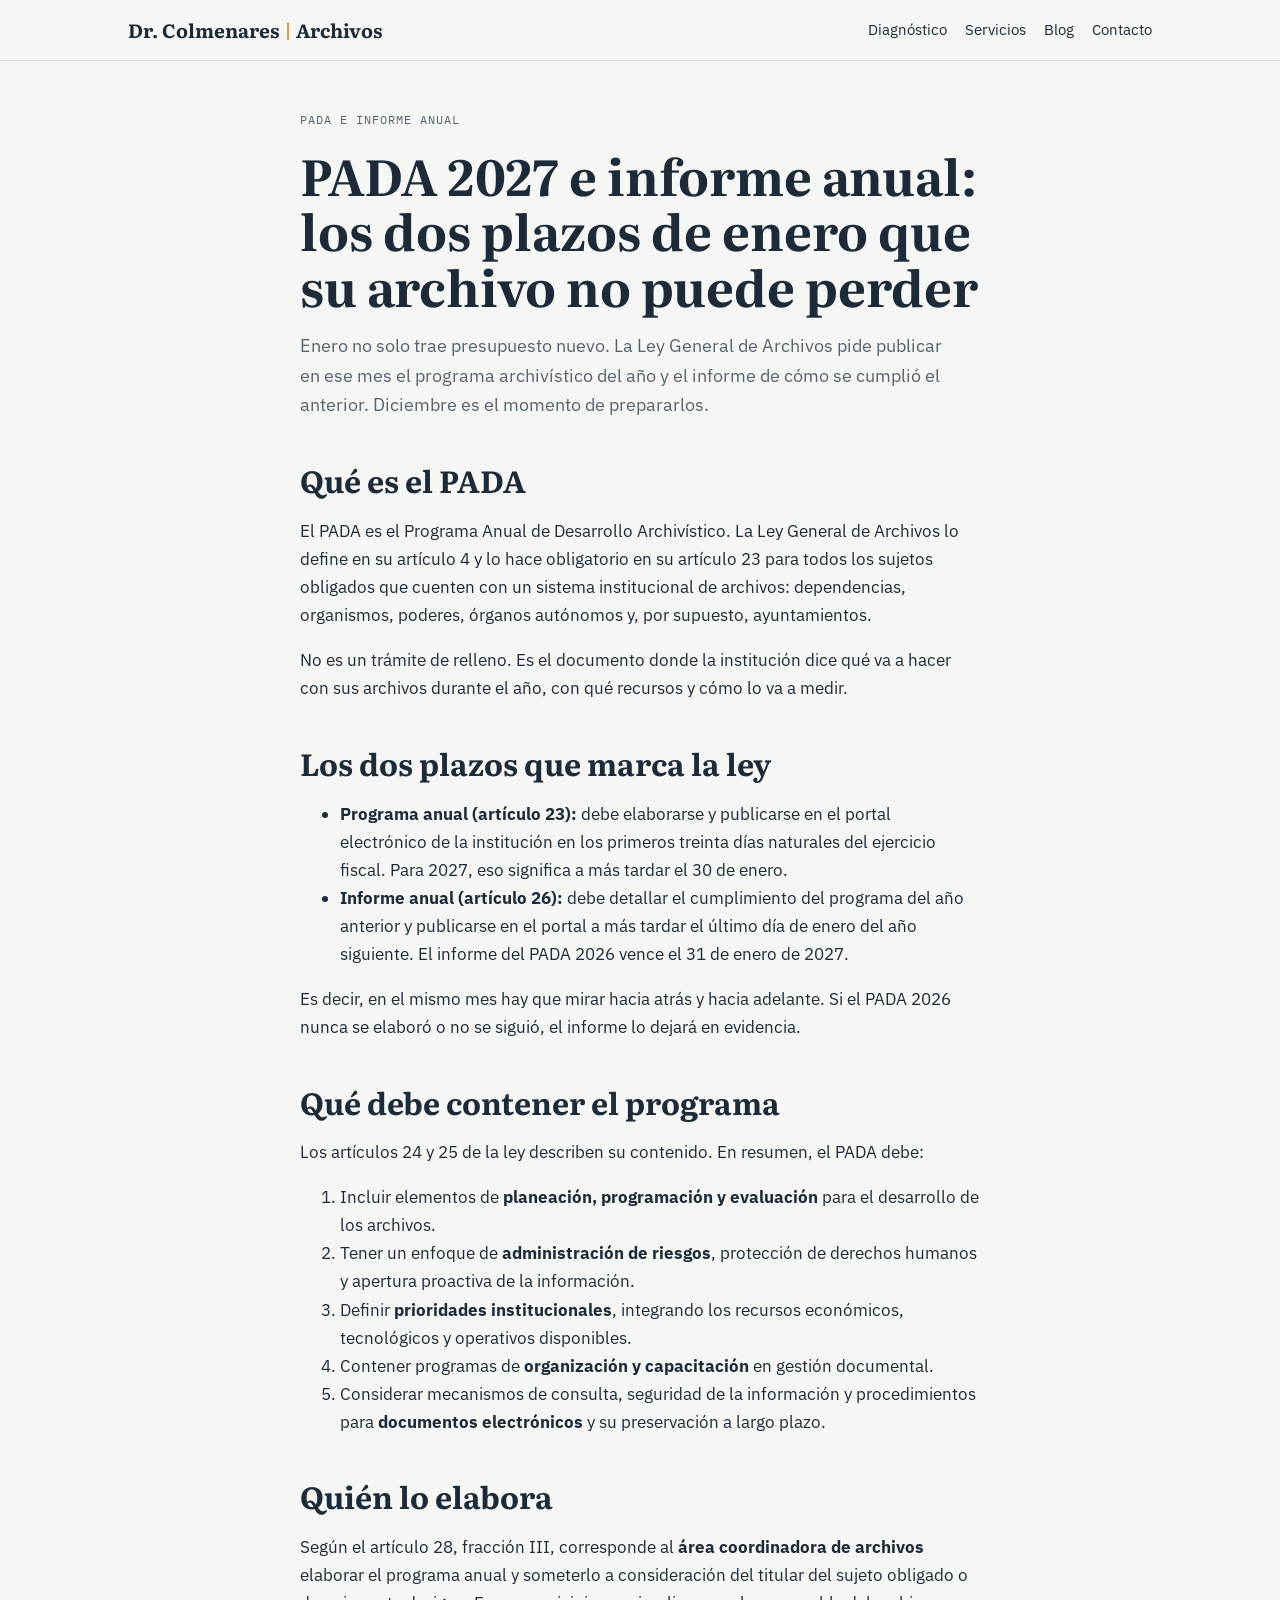
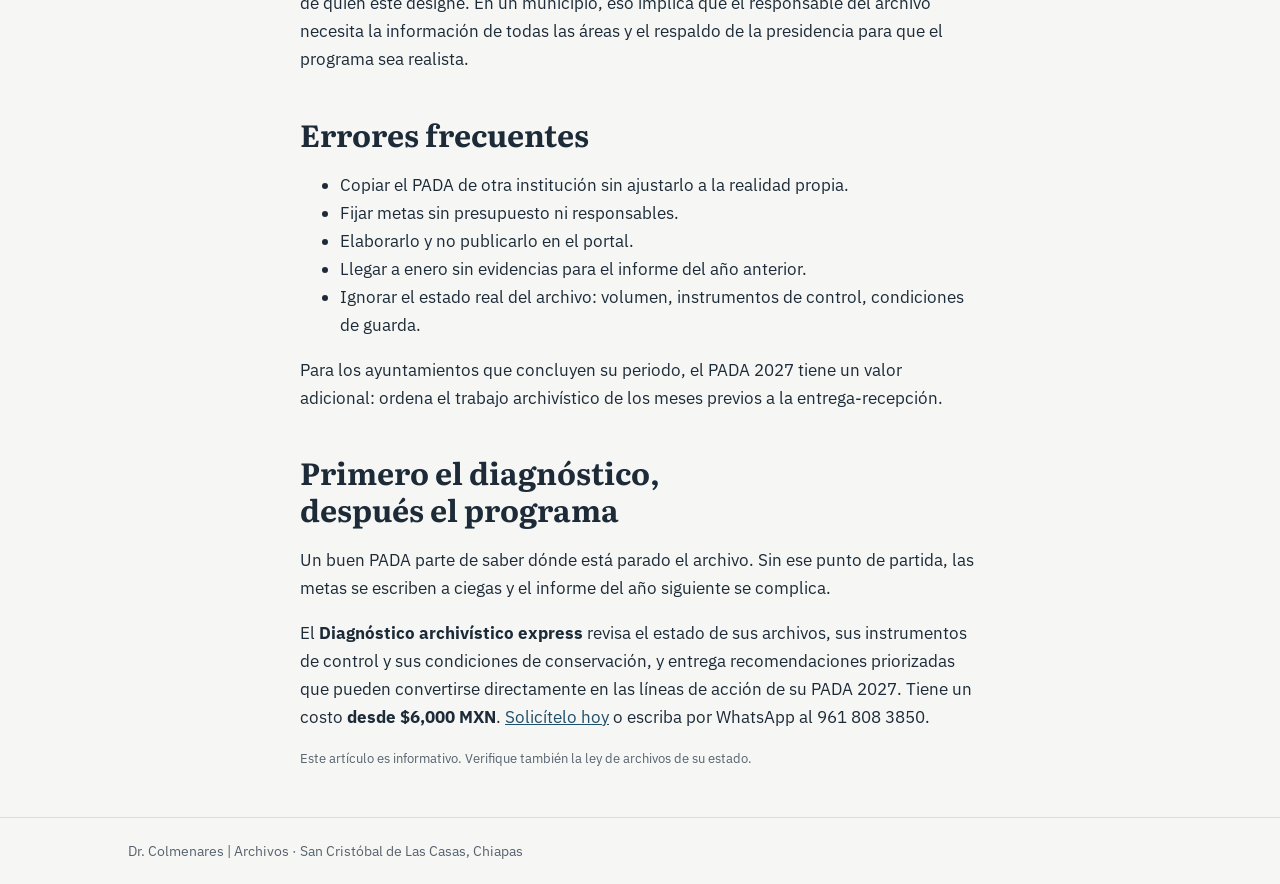
<file: blog/pada-informe-anual-enero-2027.html>
<!doctype html>
<html lang="es-MX">
<head>
<meta charset="utf-8">
<meta name="viewport" content="width=device-width, initial-scale=1">
<title>PADA 2027 e informe anual: los dos plazos de enero que su archivo no puede perder — Dr. Colmenares | Archivos</title>
<meta name="description" content="PADA 2027 e informe anual 2026: qué pide la Ley General de Archivos, cuándo publicarlos y cómo prepararlos desde diciembre.">
<link rel="icon" href="../img/icono.svg" type="image/svg+xml">
<link rel="stylesheet" href="https://fonts.googleapis.com/css2?family=Literata:opsz,wght@7..72,500;7..72,700&family=IBM+Plex+Sans:wght@400;500;600&family=IBM+Plex+Mono:wght@400;500&display=swap">
<link rel="stylesheet" href="../css/estilo.css">
</head>
<body>
<header class="top"><div class="wrap">
  <a class="brand" href="../">Dr. Colmenares <span>|</span> Archivos</a>
  <nav class="menu"><a href="../#diagnostico">Diagnóstico</a><a href="../#servicios">Servicios</a><a href="./">Blog</a><a href="../#contacto">Contacto</a></nav>
</div></header>
<main class="wrap">
  <article class="post">
    <div class="eyebrow">PADA e informe anual</div>
    <h1>PADA 2027 e informe anual: los dos plazos de enero que su archivo no puede perder</h1>
    <p class="lead">Enero no solo trae presupuesto nuevo. La Ley General de Archivos pide publicar en ese mes el programa archivístico del año y el informe de cómo se cumplió el anterior. Diciembre es el momento de prepararlos.</p>

    <h2>Qué es el PADA</h2>
    <p>El PADA es el Programa Anual de Desarrollo Archivístico. La Ley General de Archivos lo define en su artículo 4 y lo hace obligatorio en su artículo 23 para todos los sujetos obligados que cuenten con un sistema institucional de archivos: dependencias, organismos, poderes, órganos autónomos y, por supuesto, ayuntamientos.</p>
    <p>No es un trámite de relleno. Es el documento donde la institución dice qué va a hacer con sus archivos durante el año, con qué recursos y cómo lo va a medir.</p>

    <h2>Los dos plazos que marca la ley</h2>
    <ul>
      <li><strong>Programa anual (artículo 23):</strong> debe elaborarse y publicarse en el portal electrónico de la institución en los primeros treinta días naturales del ejercicio fiscal. Para 2027, eso significa a más tardar el 30 de enero.</li>
      <li><strong>Informe anual (artículo 26):</strong> debe detallar el cumplimiento del programa del año anterior y publicarse en el portal a más tardar el último día de enero del año siguiente. El informe del PADA 2026 vence el 31 de enero de 2027.</li>
    </ul>
    <p>Es decir, en el mismo mes hay que mirar hacia atrás y hacia adelante. Si el PADA 2026 nunca se elaboró o no se siguió, el informe lo dejará en evidencia.</p>

    <h2>Qué debe contener el programa</h2>
    <p>Los artículos 24 y 25 de la ley describen su contenido. En resumen, el PADA debe:</p>
    <ol>
      <li>Incluir elementos de <strong>planeación, programación y evaluación</strong> para el desarrollo de los archivos.</li>
      <li>Tener un enfoque de <strong>administración de riesgos</strong>, protección de derechos humanos y apertura proactiva de la información.</li>
      <li>Definir <strong>prioridades institucionales</strong>, integrando los recursos económicos, tecnológicos y operativos disponibles.</li>
      <li>Contener programas de <strong>organización y capacitación</strong> en gestión documental.</li>
      <li>Considerar mecanismos de consulta, seguridad de la información y procedimientos para <strong>documentos electrónicos</strong> y su preservación a largo plazo.</li>
    </ol>

    <h2>Quién lo elabora</h2>
    <p>Según el artículo 28, fracción III, corresponde al <strong>área coordinadora de archivos</strong> elaborar el programa anual y someterlo a consideración del titular del sujeto obligado o de quien este designe. En un municipio, eso implica que el responsable del archivo necesita la información de todas las áreas y el respaldo de la presidencia para que el programa sea realista.</p>

    <h2>Errores frecuentes</h2>
    <ul>
      <li>Copiar el PADA de otra institución sin ajustarlo a la realidad propia.</li>
      <li>Fijar metas sin presupuesto ni responsables.</li>
      <li>Elaborarlo y no publicarlo en el portal.</li>
      <li>Llegar a enero sin evidencias para el informe del año anterior.</li>
      <li>Ignorar el estado real del archivo: volumen, instrumentos de control, condiciones de guarda.</li>
    </ul>
    <p>Para los ayuntamientos que concluyen su periodo, el PADA 2027 tiene un valor adicional: ordena el trabajo archivístico de los meses previos a la entrega-recepción.</p>

    <h2>Primero el diagnóstico, después el programa</h2>
    <p>Un buen PADA parte de saber dónde está parado el archivo. Sin ese punto de partida, las metas se escriben a ciegas y el informe del año siguiente se complica.</p>
    <p>El <strong>Diagnóstico archivístico express</strong> revisa el estado de sus archivos, sus instrumentos de control y sus condiciones de conservación, y entrega recomendaciones priorizadas que pueden convertirse directamente en las líneas de acción de su PADA 2027. Tiene un costo <strong>desde $6,000 MXN</strong>. <a href="../#contacto">Solicítelo hoy</a> o escriba por WhatsApp al 961 808 3850.</p>
    <p class="note">Este artículo es informativo. Verifique también la ley de archivos de su estado.</p>
  </article>
</main>
<footer><div class="wrap">Dr. Colmenares | Archivos · San Cristóbal de Las Casas, Chiapas</div></footer>
</body>
</html>
</file>
<file: css/estilo.css>
/* Dr. Colmenares | Archivos — expediente: columna documental con pestaña manila */
:root{
  --bg:#f6f7f5; --surface:#ffffff; --ink:#1d2b38; --muted:#56626e; --line:#d9dedd;
  --accent:#1f4e6b; --manila:#c9a24a; --ok:#2f7d4f; --warn:#a86b12; --bad:#b33a3a;
  --display:"Literata", Georgia, serif; --body:"IBM Plex Sans", system-ui, sans-serif; --mono:"IBM Plex Mono", ui-monospace, monospace;
  color-scheme:light;
}
@media (prefers-color-scheme: dark){:root{
  --bg:#12181e; --surface:#1a222a; --ink:#e4e9ec; --muted:#9aa7b1; --line:#2c3843;
  --accent:#7fb3d3; --manila:#d8b866; --ok:#5fbf86; --warn:#e0a84a; --bad:#e07070; color-scheme:dark}}
*{box-sizing:border-box}
html{scroll-behavior:smooth}
body{margin:0;background:var(--bg);color:var(--ink);font-family:var(--body);font-size:17px;line-height:1.65}
img{max-width:100%;height:auto}
a{color:var(--accent)}
a:focus-visible,button:focus-visible{outline:2px solid var(--manila);outline-offset:2px}
.wrap{max-width:1060px;margin:0 auto;padding:0 max(18px,env(safe-area-inset-left))}
header.top{position:sticky;top:0;z-index:10;background:var(--bg);border-bottom:1px solid var(--line)}
header.top .wrap{display:flex;justify-content:space-between;align-items:center;gap:12px;flex-wrap:wrap;padding-block:14px}
.brand{font-family:var(--display);font-weight:700;font-size:1.2rem;text-decoration:none;color:var(--ink)}
.brand span{color:var(--manila)}
nav.menu{display:flex;gap:18px;flex-wrap:wrap;font-size:.95rem}
nav.menu a{text-decoration:none;color:var(--ink)} nav.menu a:hover{color:var(--accent)}
.eyebrow{font-family:var(--mono);font-size:.78rem;letter-spacing:.08em;text-transform:uppercase;color:var(--muted)}
h1{font-family:var(--display);font-size:clamp(2rem,4.6vw,3.1rem);line-height:1.12;margin:.35em 0 .35em;text-wrap:balance}
h2{font-family:var(--display);font-size:clamp(1.5rem,3vw,1.9rem);line-height:1.2;margin:0 0 .6em;text-wrap:balance}
h3{font-size:1.05rem;margin:0 0 .4em}
.lead{font-size:1.12rem;color:var(--muted);max-width:60ch}
.hero{display:grid;grid-template-columns:1.25fr .9fr;gap:44px;align-items:center;padding-block:56px 36px}
.hero>*,.cols>*,.grid3>*{min-width:0}
.cta{display:flex;gap:12px;flex-wrap:wrap;margin-top:26px}
.btn{display:inline-block;padding:12px 20px;border-radius:6px;font-weight:600;text-decoration:none;border:1px solid var(--accent)}
.btn.primary{background:var(--accent);color:var(--bg)} .btn.ghost{color:var(--accent)}
.folder{position:relative;background:var(--surface);border:1px solid var(--line);border-radius:4px 10px 10px 10px;padding:22px 20px 16px;margin-top:26px;box-shadow:0 12px 32px -20px rgba(0,0,0,.4)}
.folder::before{content:"EXPEDIENTE · DIAGNÓSTICO";position:absolute;top:-26px;left:-1px;background:var(--manila);color:#1d2b38;font-family:var(--mono);font-size:.68rem;letter-spacing:.06em;padding:5px 12px;border-radius:6px 6px 0 0}
.row{display:grid;grid-template-columns:70px 1fr auto;gap:10px;align-items:center;padding:9px 0;border-bottom:1px dashed var(--line);font-size:.93rem}
.row:last-of-type{border-bottom:0}
.code{font-family:var(--mono);color:var(--muted)}
.pill{font-family:var(--mono);font-size:.72rem;padding:3px 9px;border-radius:999px;border:1px solid currentColor;white-space:nowrap}
.ok{color:var(--ok)} .warn{color:var(--warn)} .bad{color:var(--bad)}
.note{font-size:.8rem;color:var(--muted);margin:10px 0 0}
section{padding-block:48px;border-top:1px solid var(--line)}
.steps{display:grid;grid-template-columns:repeat(4,1fr);gap:22px}
.steps b{display:block;font-family:var(--mono);font-size:.8rem;color:var(--manila);margin-bottom:6px}
.steps p,.grid3 p{margin:0;color:var(--muted);font-size:.95rem}
.grid3{display:grid;grid-template-columns:repeat(3,1fr);gap:28px}
.cols{display:grid;grid-template-columns:1fr 1fr;gap:44px}
ul.clean{list-style:none;padding:0;margin:0;display:grid;gap:10px}
ul.clean li{padding-left:22px;position:relative}
ul.clean li::before{content:"▸";position:absolute;left:0;color:var(--manila)}
.price{background:var(--surface);border:1px solid var(--line);border-radius:10px;padding:26px;display:grid;gap:8px;align-content:start}
.price .amt{font-family:var(--display);font-size:2.5rem;font-weight:700;color:var(--accent);line-height:1}
.price small{color:var(--muted)}
.contact{display:grid;grid-template-columns:1fr auto;gap:32px;align-items:center}
.contact>*{min-width:0}
.qr{background:#fff;border:1px solid var(--line);border-radius:10px;padding:12px;text-align:center;width:200px}
.qr img{display:block;width:100%}
.qr span{font-size:.8rem;color:#1d2b38}
.mail{font-family:var(--mono);overflow-wrap:anywhere}
article.post{max-width:68ch;margin:0 auto;padding-block:48px}
article.post h2{margin-top:1.4em}
.posts{display:grid;gap:18px}
.posts a{display:block;background:var(--surface);border:1px solid var(--line);border-radius:10px;padding:20px;text-decoration:none;color:var(--ink)}
.posts a:hover{border-color:var(--accent)}
footer{border-top:1px solid var(--line);padding-block:22px;color:var(--muted);font-size:.85rem}
@media (max-width:860px){.hero,.cols,.contact{grid-template-columns:1fr}.steps{grid-template-columns:1fr 1fr}.grid3{grid-template-columns:1fr}}
@media (max-width:480px){.steps{grid-template-columns:1fr}.row{grid-template-columns:58px 1fr}.row .pill{grid-column:2;justify-self:start}}
@media (prefers-reduced-motion:no-preference){.btn{transition:transform .15s}.btn:hover{transform:translateY(-1px)}}
</file>
